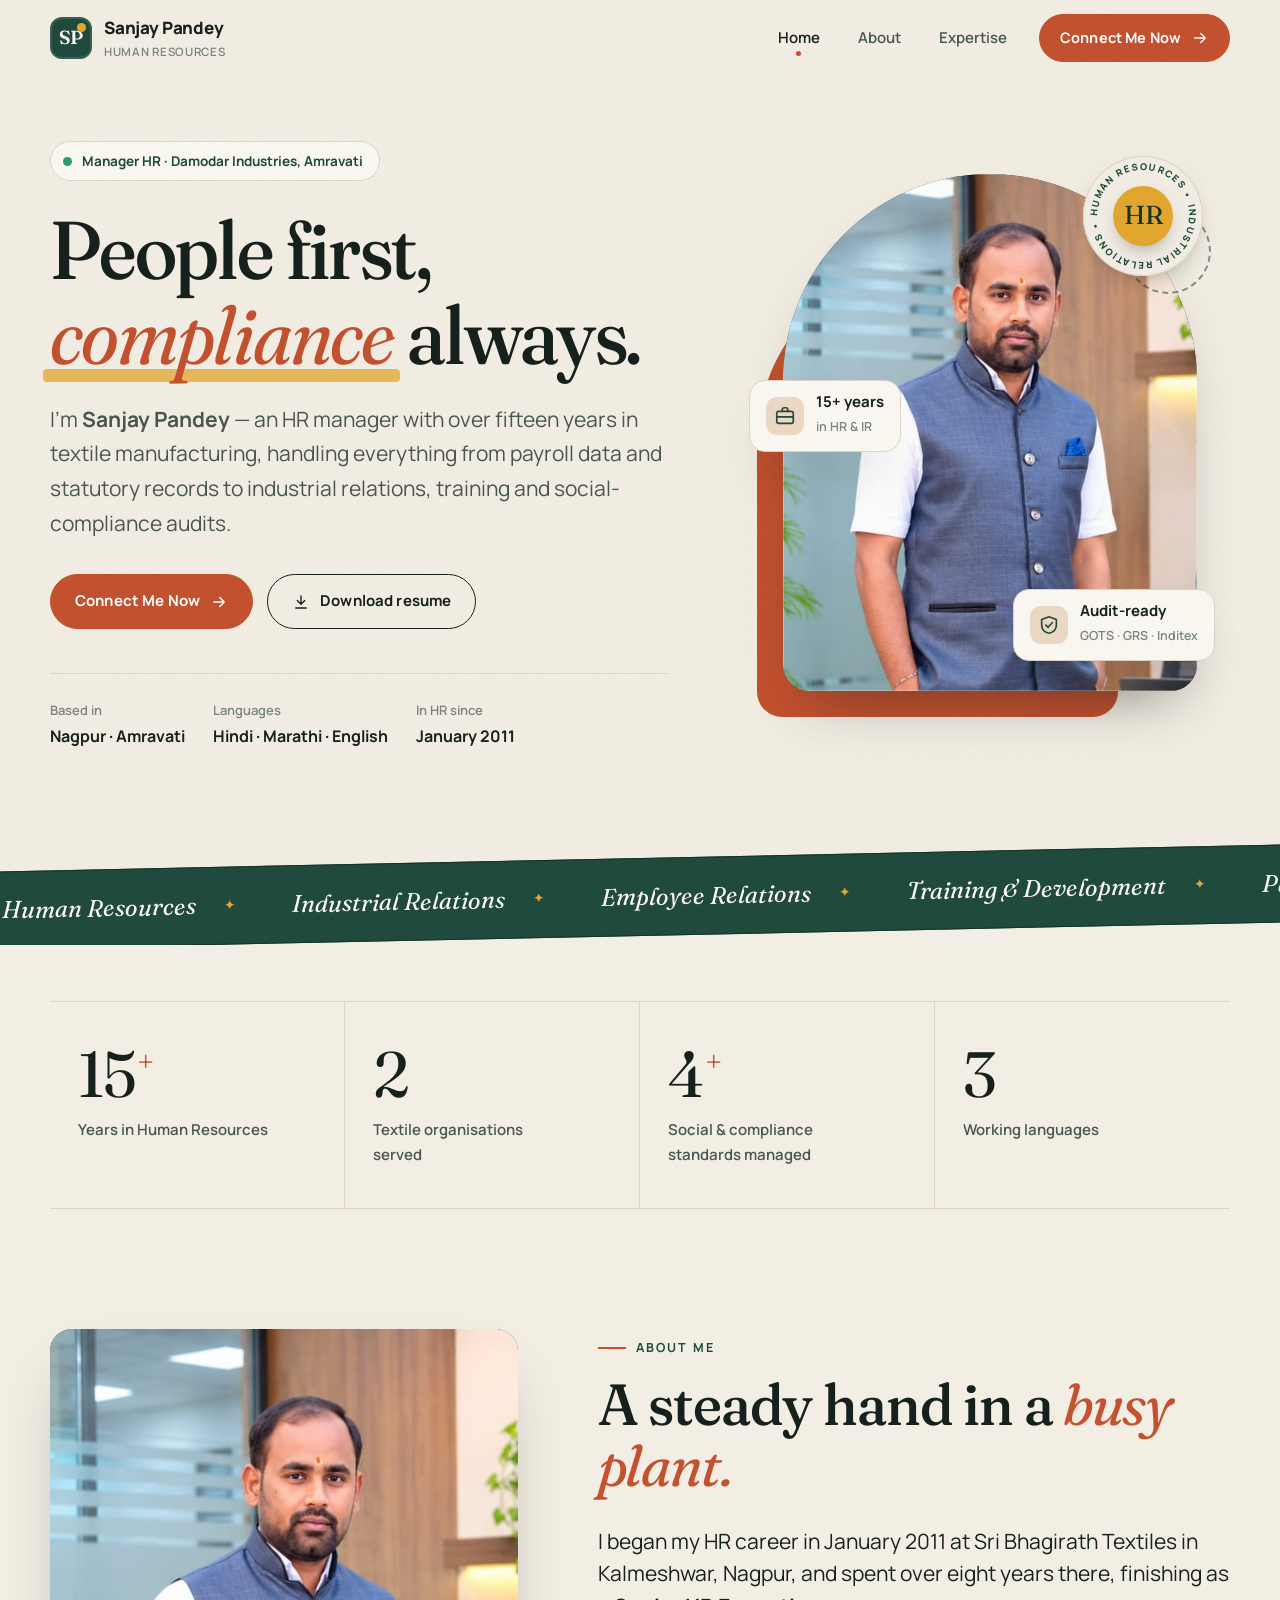
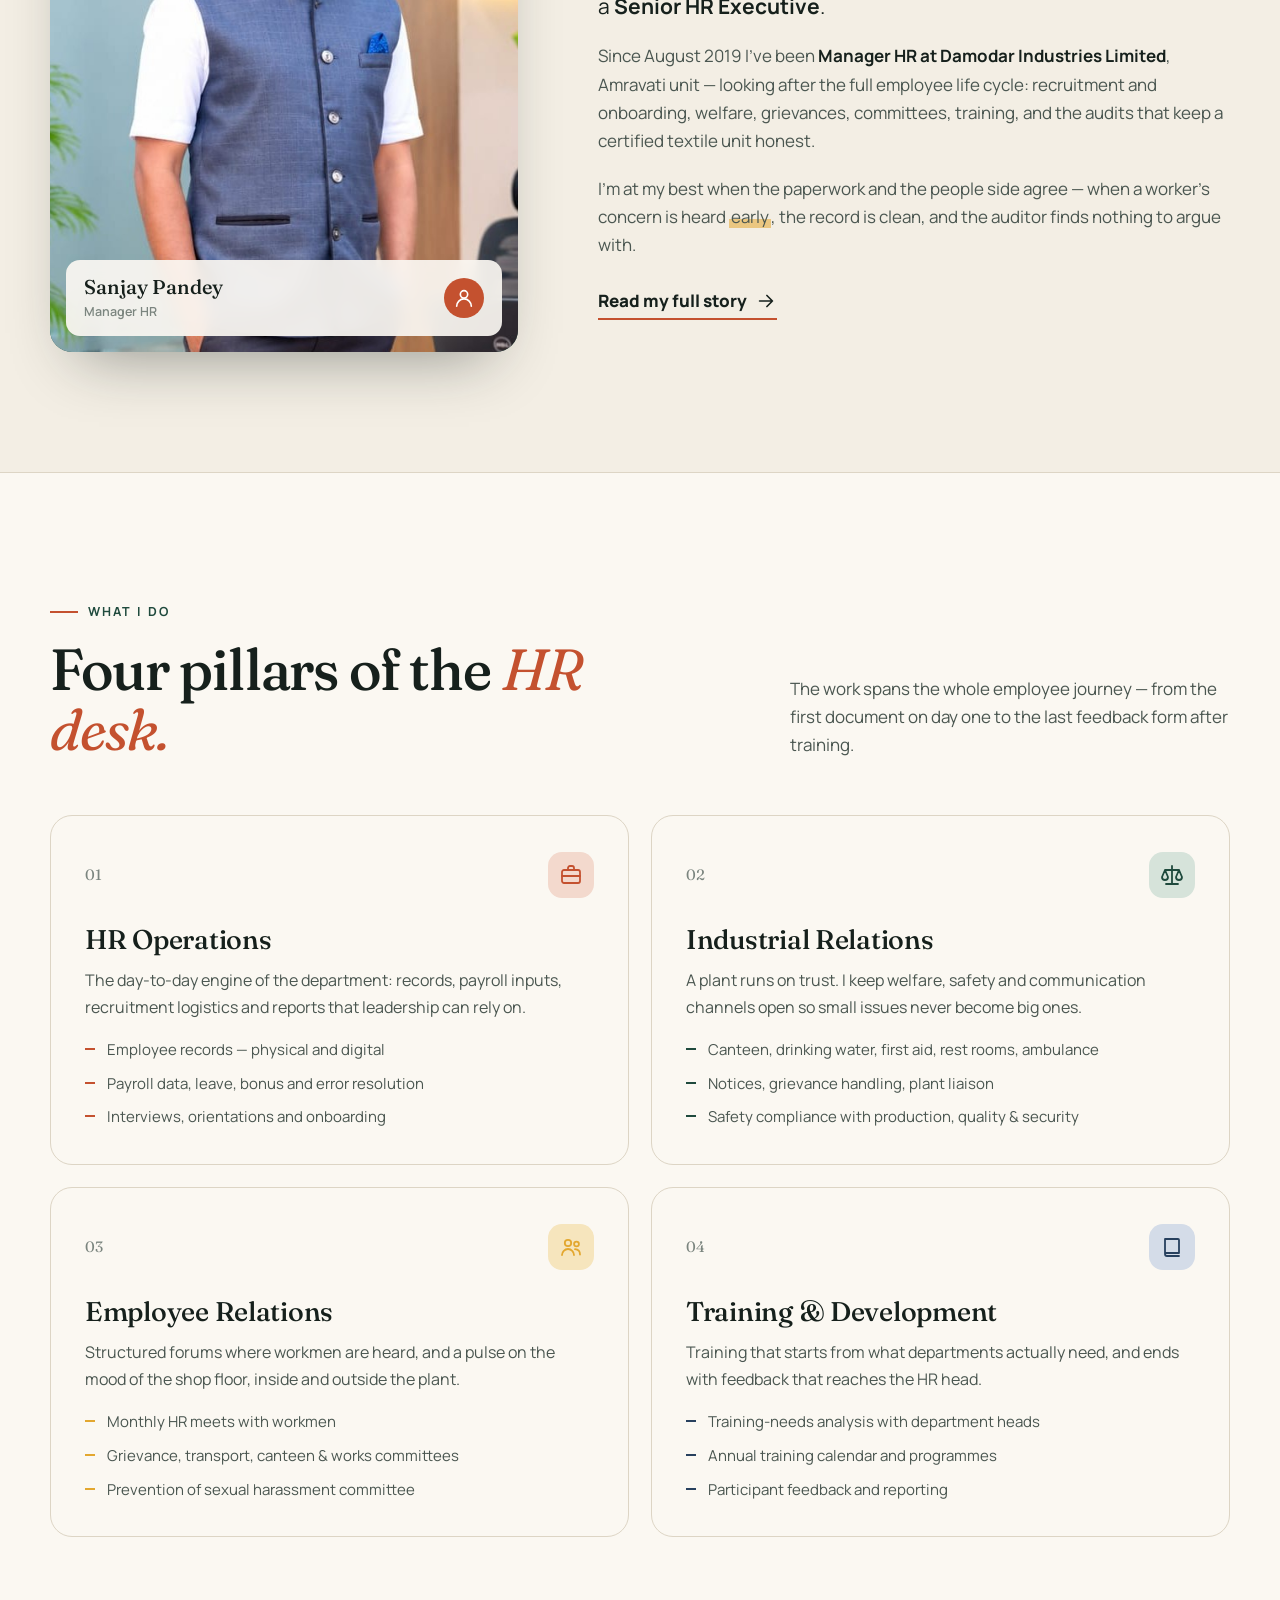
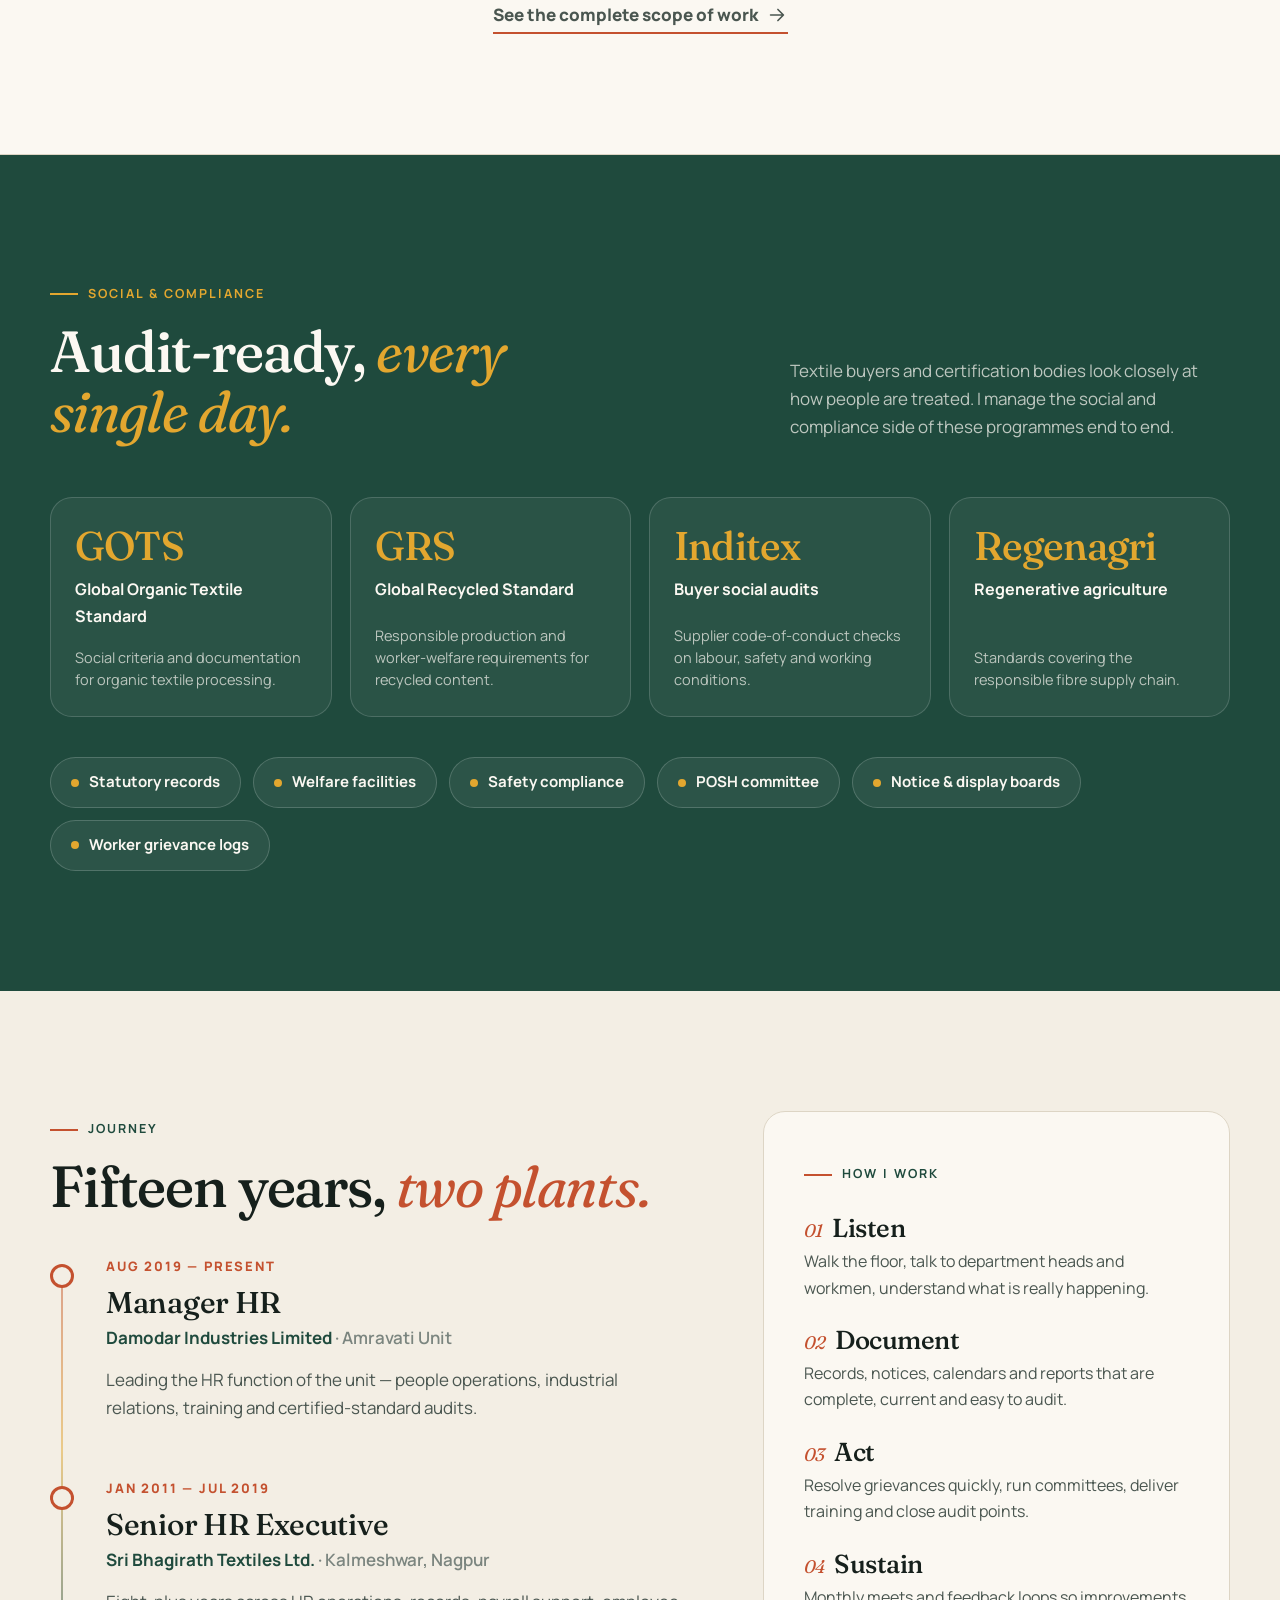
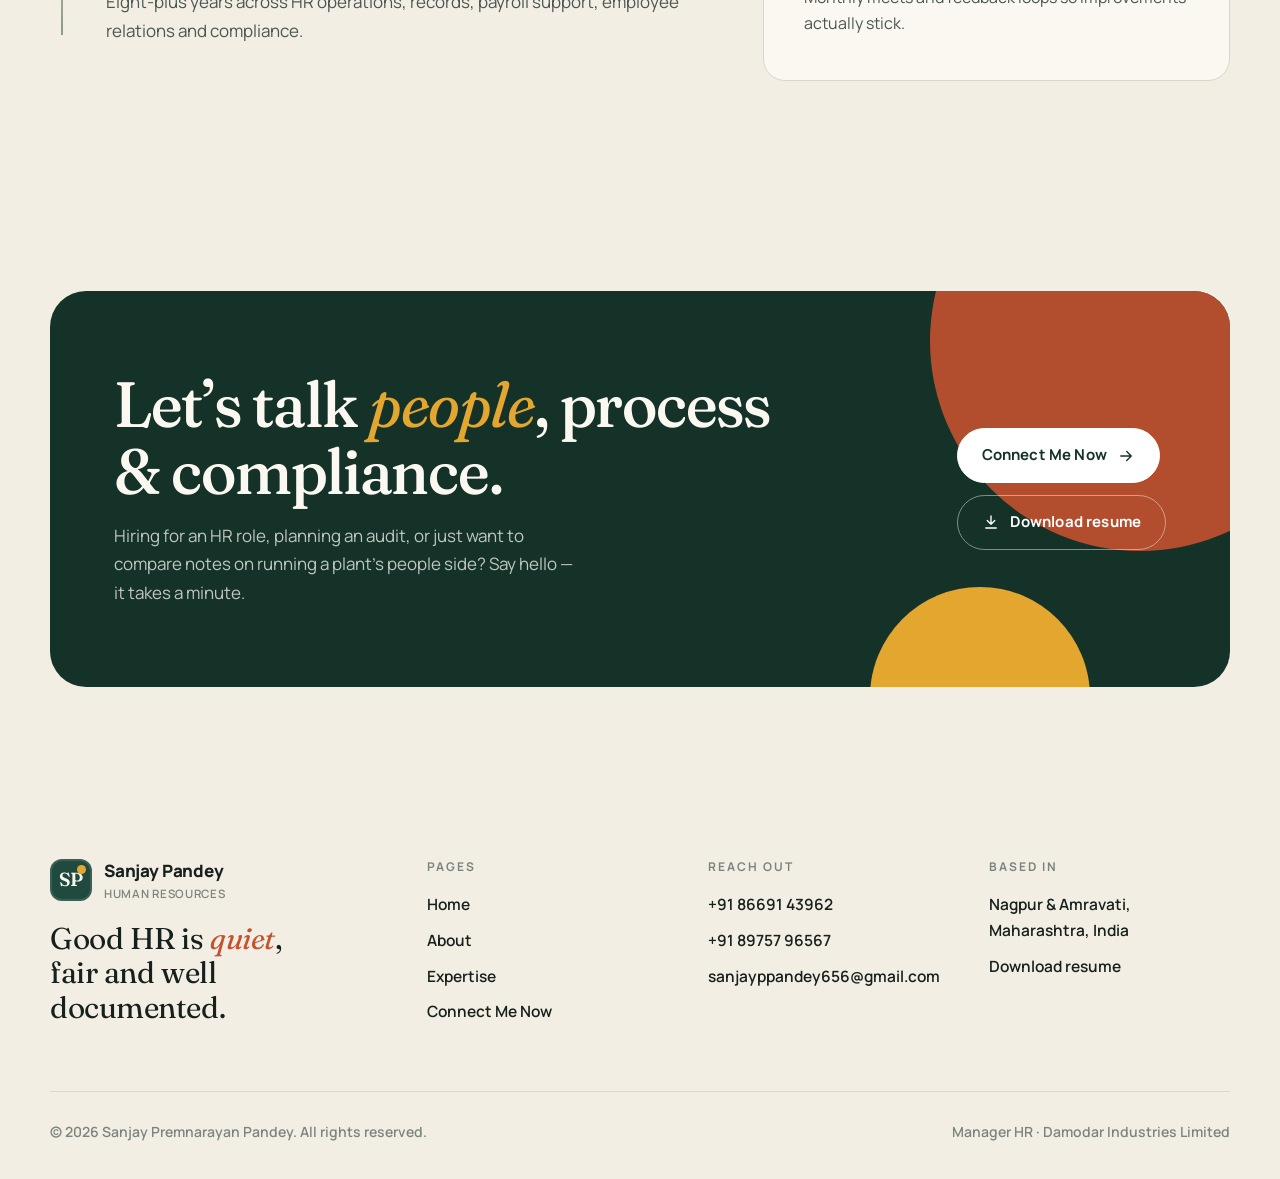
<file: index.html>
<!DOCTYPE html>
<html lang="en" class="no-js">
<head>
<meta charset="utf-8">
<meta name="viewport" content="width=device-width, initial-scale=1">
<title>Sanjay Pandey — Manager HR | Human Resources & Industrial Relations</title>
<meta name="description" content="Portfolio of Sanjay Pandey, Manager HR at Damodar Industries Limited, Amravati. 15+ years in HR, industrial relations, training and social-compliance audits (GOTS, GRS, Inditex).">
<meta name="theme-color" content="#f3eee4">
<meta property="og:title" content="Sanjay Pandey — Manager HR | Human Resources & Industrial Relations">
<meta property="og:description" content="Portfolio of Sanjay Pandey, Manager HR at Damodar Industries Limited, Amravati. 15+ years in HR, industrial relations, training and social-compliance audits (GOTS, GRS, Inditex).">
<meta property="og:image" content="assets/sanjay.jpg">
<link rel="icon" href="data:image/svg+xml,%3Csvg xmlns='http://www.w3.org/2000/svg' viewBox='0 0 64 64'%3E%3Crect width='64' height='64' rx='16' fill='%231f4a3d'/%3E%3Ctext x='32' y='43' font-family='Georgia,serif' font-size='30' text-anchor='middle' fill='%23fbf8f2'%3ESP%3C/text%3E%3Ccircle cx='50' cy='14' r='5' fill='%23e3a72f'/%3E%3C/svg%3E">
<link rel="preconnect" href="https://fonts.googleapis.com">
<link rel="preconnect" href="https://fonts.gstatic.com" crossorigin>
<link href="https://fonts.googleapis.com/css2?family=Fraunces:ital,opsz,wght@0,9..144,300..700;1,9..144,300..700&family=Manrope:wght@400;500;600;700;800&display=swap" rel="stylesheet">
<link rel="stylesheet" href="css/style.css">
</head>
<body data-page="home">
<svg width="0" height="0" style="position:absolute" aria-hidden="true">
<symbol id="i-brief" viewBox="0 0 24 24"><rect x="3" y="7" width="18" height="13" rx="2"/><path d="M9 7V5a2 2 0 012-2h2a2 2 0 012 2v2M3 13h18"/></symbol>
<symbol id="i-scale" viewBox="0 0 24 24"><path d="M12 3v18M6 21h12M5 7h14M5 7l-3 7a3 3 0 006 0zM19 7l-3 7a3 3 0 006 0z"/></symbol>
<symbol id="i-people" viewBox="0 0 24 24"><circle cx="9" cy="8" r="3.2"/><path d="M3 20c0-3.3 2.7-6 6-6s6 2.7 6 6"/><circle cx="17.5" cy="9" r="2.4"/><path d="M16 14.2c3 .2 5 2.3 5 5.3"/></symbol>
<symbol id="i-book" viewBox="0 0 24 24"><path d="M5 4h13a1 1 0 011 1v13H6a1 1 0 00-1 1zM5 19a2 2 0 002 2h12"/></symbol>
<symbol id="i-shield" viewBox="0 0 24 24"><path d="M12 3l8 3v6c0 5-3.5 8-8 9-4.5-1-8-4-8-9V6z"/><path d="M8.5 12l2.5 2.5 4.5-5"/></symbol>
<symbol id="i-phone" viewBox="0 0 24 24"><path d="M5 4h4l2 5-2.5 1.5a11 11 0 005 5L15 13l5 2v4a2 2 0 01-2 2A16 16 0 013 6a2 2 0 012-2z"/></symbol>
<symbol id="i-mail" viewBox="0 0 24 24"><rect x="3" y="5" width="18" height="14" rx="2"/><path d="M3 7l9 6 9-6"/></symbol>
<symbol id="i-wa" viewBox="0 0 24 24"><path d="M3 21l1.6-4.8A9 9 0 1112 21a9 9 0 01-4.4-1.2z"/><path d="M9 8.5c0 3.2 2.3 6 6 6.5l1.2-1.4-2.2-1.1-.9.8a4.3 4.3 0 01-2-2l.8-.9L10.8 8z"/></symbol>
<symbol id="i-pin" viewBox="0 0 24 24"><path d="M12 21s-7-6-7-11a7 7 0 0114 0c0 5-7 11-7 11z"/><circle cx="12" cy="10" r="2.5"/></symbol>
<symbol id="i-arrow" viewBox="0 0 24 24"><path d="M5 12h14M13 6l6 6-6 6"/></symbol>
<symbol id="i-down" viewBox="0 0 24 24"><path d="M12 4v11M7 10l5 5 5-5M5 20h14"/></symbol>
<symbol id="i-user" viewBox="0 0 24 24"><circle cx="12" cy="8" r="4"/><path d="M4 21c0-4.4 3.6-8 8-8s8 3.6 8 8"/></symbol>
<symbol id="i-check" viewBox="0 0 24 24"><path d="M5 12.5l4.5 4.5L19 7"/></symbol>
</svg>
<a class="skip" href="#main">Skip to content</a>
<header class="nav">
  <div class="wrap">
    <a class="brand" href="index.html" aria-label="Sanjay Pandey — home">
      <span class="mark">SP</span>
      <span>Sanjay Pandey<small>Human Resources</small></span>
    </a>
    <nav class="links" id="menu" aria-label="Main">
      <a href="index.html" data-nav="home">Home</a>
      <a href="about.html" data-nav="about">About</a>
      <a href="expertise.html" data-nav="expertise">Expertise</a>
      <a class="btn terra" href="connect.html">Connect Me Now <svg class="ico" aria-hidden="true"><use href="#i-arrow"/></svg></a>
    </nav>
    <button class="burger" aria-label="Open menu" aria-expanded="false" aria-controls="menu"><span></span><span></span><span></span></button>
  </div>
</header>
<main id="main">

<section class="hero">
  <div class="wrap grid">
    <div class="reveal">
      <span class="status"><span class="dot"></span> Manager HR &middot; Damodar Industries, Amravati</span>
      <h1 class="display">People first, <span class="u"><em>compliance</em></span> always.</h1>
      <p class="lead big">I&rsquo;m <strong>Sanjay Pandey</strong> &mdash; an HR manager with over fifteen years in textile manufacturing, handling everything from payroll data and statutory records to industrial relations, training and social-compliance audits.</p>
      <div class="cta">
        <a class="btn terra" href="connect.html">Connect Me Now <svg class="ico" aria-hidden="true"><use href="#i-arrow"/></svg></a>
        <a class="btn ghost" href="assets/Sanjay_Pandey_Resume.pdf" download><svg class="ico" aria-hidden="true"><use href="#i-down"/></svg> Download resume</a>
      </div>
      <div class="meta">
        <div>Based in<b>Nagpur &middot; Amravati</b></div>
        <div>Languages<b>Hindi &middot; Marathi &middot; English</b></div>
        <div>In HR since<b>January 2011</b></div>
      </div>
    </div>

    <div class="reveal" style="--d:.15s">
      <div class="portrait">
        <div class="block"></div>
        <div class="frame"><img src="assets/sanjay.jpg" alt="Sanjay Pandey standing in his office" width="1086" height="1448" fetchpriority="high"></div>
        <div class="ring"></div>
        <div class="spin-badge" aria-hidden="true">
          <svg viewBox="0 0 120 120"><defs><path id="circ" d="M60,60 m-46,0 a46,46 0 1,1 92,0 a46,46 0 1,1 -92,0"/></defs>
            <text><textPath href="#circ" textLength="284" lengthAdjust="spacing">Human Resources &bull; Industrial Relations &bull; </textPath></text></svg>
          <div class="core">HR</div>
        </div>
        <div class="float-card a"><div class="ic"><svg class="ico" aria-hidden="true"><use href="#i-brief"/></svg></div><div><b>15+ years</b><span>in HR &amp; IR</span></div></div>
        <div class="float-card b"><div class="ic"><svg class="ico" aria-hidden="true"><use href="#i-shield"/></svg></div><div><b>Audit-ready</b><span>GOTS &middot; GRS &middot; Inditex</span></div></div>
      </div>
    </div>
  </div>
</section>

<div class="marquee-wrap">
  <div class="marquee" aria-hidden="true">
    <div class="track">
      <span>Human Resources</span><span>Industrial Relations</span><span>Employee Relations</span><span>Training &amp; Development</span>
      <span>Payroll</span><span>Social Compliance</span><span>GOTS</span><span>GRS</span><span>Inditex</span><span>Regenagri</span>
      <span>Grievance Redressal</span><span>Statutory Records</span>
    </div>
  </div>
</div>

<section class="wrap reveal" style="margin-top:56px">
  <div class="stats">
    <div class="stat"><div class="num"><span data-count="15">15</span><sup>+</sup></div><p>Years in Human Resources</p></div>
    <div class="stat"><div class="num"><span data-count="2">2</span></div><p>Textile organisations served</p></div>
    <div class="stat"><div class="num"><span data-count="4">4</span><sup>+</sup></div><p>Social &amp; compliance standards managed</p></div>
    <div class="stat"><div class="num"><span data-count="3">3</span></div><p>Working languages</p></div>
  </div>
</section>

<section class="sec" id="about">
  <div class="wrap split">
    <div class="sticky reveal">
      <div class="snap-photo">
        <img src="assets/sanjay.jpg" alt="Sanjay Pandey in his office" loading="lazy">
        <div class="tag"><div><b>Sanjay Pandey</b><span>Manager HR</span></div><i><svg class="ico" aria-hidden="true"><use href="#i-user"/></svg></i></div>
      </div>
    </div>
    <div class="reveal" style="--d:.1s">
      <span class="eyebrow">About me</span>
      <h2 class="display" style="font-size:clamp(34px,4.6vw,58px);margin:16px 0 30px">A steady hand in a <em>busy plant.</em></h2>
      <div class="prose">
        <p>I began my HR career in January 2011 at Sri Bhagirath Textiles in Kalmeshwar, Nagpur, and spent over eight years there, finishing as a <strong>Senior HR Executive</strong>.</p>
        <p>Since August 2019 I&rsquo;ve been <strong>Manager HR at Damodar Industries Limited</strong>, Amravati unit &mdash; looking after the full employee life cycle: recruitment and onboarding, welfare, grievances, committees, training, and the audits that keep a certified textile unit honest.</p>
        <p>I&rsquo;m at my best when the paperwork and the people side agree &mdash; when a worker&rsquo;s concern is heard <span class="hl">early</span>, the record is clean, and the auditor finds nothing to argue with.</p>
      </div>
      <a class="linkline" href="about.html">Read my full story <svg class="ico" aria-hidden="true"><use href="#i-arrow"/></svg></a>
    </div>
  </div>
</section>

<section class="sec paper">
  <div class="wrap">
    <div class="sec-head reveal">
      <div><span class="eyebrow">What I do</span><h2 class="display">Four pillars of the <em>HR desk.</em></h2></div>
      <p>The work spans the whole employee journey &mdash; from the first document on day one to the last feedback form after training.</p>
    </div>
    <div class="cards">
      <article class="card c1 reveal">
        <div class="n"><span>01</span><i><svg class="ico" aria-hidden="true"><use href="#i-brief"/></svg></i></div>
        <h3>HR Operations</h3>
        <p>The day-to-day engine of the department: records, payroll inputs, recruitment logistics and reports that leadership can rely on.</p>
        <ul><li>Employee records &mdash; physical and digital</li><li>Payroll data, leave, bonus and error resolution</li><li>Interviews, orientations and onboarding</li></ul>
      </article>
      <article class="card c2 reveal" style="--d:.08s">
        <div class="n"><span>02</span><i><svg class="ico" aria-hidden="true"><use href="#i-scale"/></svg></i></div>
        <h3>Industrial Relations</h3>
        <p>A plant runs on trust. I keep welfare, safety and communication channels open so small issues never become big ones.</p>
        <ul><li>Canteen, drinking water, first aid, rest rooms, ambulance</li><li>Notices, grievance handling, plant liaison</li><li>Safety compliance with production, quality &amp; security</li></ul>
      </article>
      <article class="card c3 reveal">
        <div class="n"><span>03</span><i><svg class="ico" aria-hidden="true"><use href="#i-people"/></svg></i></div>
        <h3>Employee Relations</h3>
        <p>Structured forums where workmen are heard, and a pulse on the mood of the shop floor, inside and outside the plant.</p>
        <ul><li>Monthly HR meets with workmen</li><li>Grievance, transport, canteen &amp; works committees</li><li>Prevention of sexual harassment committee</li></ul>
      </article>
      <article class="card c4 reveal" style="--d:.08s">
        <div class="n"><span>04</span><i><svg class="ico" aria-hidden="true"><use href="#i-book"/></svg></i></div>
        <h3>Training &amp; Development</h3>
        <p>Training that starts from what departments actually need, and ends with feedback that reaches the HR head.</p>
        <ul><li>Training-needs analysis with department heads</li><li>Annual training calendar and programmes</li><li>Participant feedback and reporting</li></ul>
      </article>
    </div>
    <p class="center-note reveal"><a class="linkline" href="expertise.html">See the complete scope of work <svg class="ico" aria-hidden="true"><use href="#i-arrow"/></svg></a></p>
  </div>
</section>

<section class="sec dark">
  <div class="wrap">
    <div class="sec-head reveal">
      <div><span class="eyebrow">Social &amp; compliance</span><h2 class="display">Audit-ready, <em>every single day.</em></h2></div>
      <p>Textile buyers and certification bodies look closely at how people are treated. I manage the social and compliance side of these programmes end to end.</p>
    </div>
    <div class="audits">
      <div class="audit reveal"><div><b>GOTS</b><h4>Global Organic Textile Standard</h4></div><p>Social criteria and documentation for organic textile processing.</p></div>
      <div class="audit reveal" style="--d:.07s"><div><b>GRS</b><h4>Global Recycled Standard</h4></div><p>Responsible production and worker-welfare requirements for recycled content.</p></div>
      <div class="audit reveal" style="--d:.14s"><div><b>Inditex</b><h4>Buyer social audits</h4></div><p>Supplier code-of-conduct checks on labour, safety and working conditions.</p></div>
      <div class="audit reveal" style="--d:.21s"><div><b>Regenagri</b><h4>Regenerative agriculture</h4></div><p>Standards covering the responsible fibre supply chain.</p></div>
    </div>
    <div class="chips reveal" style="margin-top:40px">
      <span class="chip" style="--d:var(--saffron)">Statutory records</span><span class="chip" style="--d:var(--saffron)">Welfare facilities</span>
      <span class="chip" style="--d:var(--saffron)">Safety compliance</span><span class="chip" style="--d:var(--saffron)">POSH committee</span>
      <span class="chip" style="--d:var(--saffron)">Notice &amp; display boards</span><span class="chip" style="--d:var(--saffron)">Worker grievance logs</span>
    </div>
  </div>
</section>

<section class="sec">
  <div class="wrap split rev">
    <div class="reveal">
      <span class="eyebrow">Journey</span>
      <h2 class="display" style="font-size:clamp(34px,4.6vw,58px);margin:16px 0 40px">Fifteen years, <em>two plants.</em></h2>
      <div class="timeline">
        <div class="tl"><div class="when">Aug 2019 &mdash; Present</div><h3>Manager HR</h3><div class="org">Damodar Industries Limited <span>&middot; Amravati Unit</span></div>
          <p>Leading the HR function of the unit &mdash; people operations, industrial relations, training and certified-standard audits.</p></div>
        <div class="tl"><div class="when">Jan 2011 &mdash; Jul 2019</div><h3>Senior HR Executive</h3><div class="org">Sri Bhagirath Textiles Ltd. <span>&middot; Kalmeshwar, Nagpur</span></div>
          <p>Eight-plus years across HR operations, records, payroll support, employee relations and compliance.</p></div>
      </div>
    </div>
    <div class="reveal" style="--d:.1s">
      <div class="card c3" style="padding:44px 40px">
        <span class="eyebrow">How I work</span>
        <div style="display:grid;gap:26px;margin-top:30px">
          <div><div class="display" style="font-size:26px"><em style="font-size:.7em;margin-right:10px">01</em>Listen</div><p class="muted" style="margin-top:6px">Walk the floor, talk to department heads and workmen, understand what is really happening.</p></div>
          <div><div class="display" style="font-size:26px"><em style="font-size:.7em;margin-right:10px">02</em>Document</div><p class="muted" style="margin-top:6px">Records, notices, calendars and reports that are complete, current and easy to audit.</p></div>
          <div><div class="display" style="font-size:26px"><em style="font-size:.7em;margin-right:10px">03</em>Act</div><p class="muted" style="margin-top:6px">Resolve grievances quickly, run committees, deliver training and close audit points.</p></div>
          <div><div class="display" style="font-size:26px"><em style="font-size:.7em;margin-right:10px">04</em>Sustain</div><p class="muted" style="margin-top:6px">Monthly meets and feedback loops so improvements actually stick.</p></div>
        </div>
      </div>
    </div>
  </div>
</section>

<section class="sec tight">
  <div class="wrap">
    <div class="cta-band reveal">
      <div>
        <h2 class="display">Let&rsquo;s talk <em>people</em>, process &amp; compliance.</h2>
        <p>Hiring for an HR role, planning an audit, or just want to compare notes on running a plant&rsquo;s people side? Say hello &mdash; it takes a minute.</p>
      </div>
      <div class="acts">
        <a class="btn light" href="connect.html">Connect Me Now <svg class="ico" aria-hidden="true"><use href="#i-arrow"/></svg></a>
        <a class="btn outline-light" href="assets/Sanjay_Pandey_Resume.pdf" download><svg class="ico" aria-hidden="true"><use href="#i-down"/></svg> Download resume</a>
      </div>
    </div>
  </div>
</section>
</main>
<footer class="foot">
  <div class="wrap">
    <div class="top">
      <div>
        <a class="brand" href="index.html"><span class="mark">SP</span><span>Sanjay Pandey<small>Human Resources</small></span></a>
        <p class="big">Good HR is <em>quiet</em>, fair and well documented.</p>
      </div>
      <div>
        <h5>Pages</h5>
        <ul>
          <li><a href="index.html">Home</a></li>
          <li><a href="about.html">About</a></li>
          <li><a href="expertise.html">Expertise</a></li>
          <li><a href="connect.html">Connect Me Now</a></li>
        </ul>
      </div>
      <div>
        <h5>Reach out</h5>
        <ul>
          <li><a href="tel:+918669143962">+91 86691 43962</a></li>
          <li><a href="tel:+918975796567">+91 89757 96567</a></li>
          <li><a href="mailto:sanjayppandey656@gmail.com">sanjayppandey656@gmail.com</a></li>
        </ul>
      </div>
      <div>
        <h5>Based in</h5>
        <ul>
          <li>Nagpur &amp; Amravati,<br>Maharashtra, India</li>
          <li><a href="assets/Sanjay_Pandey_Resume.pdf" download>Download resume</a></li>
        </ul>
      </div>
    </div>
    <div class="bottom">
      <span>&copy; <span data-year>2026</span> Sanjay Premnarayan Pandey. All rights reserved.</span>
      <span>Manager HR &middot; Damodar Industries Limited</span>
    </div>
  </div>
</footer>
<div class="toast" role="status" aria-live="polite"></div>
<script src="js/main.js"></script>
</body>
</html>
</file>
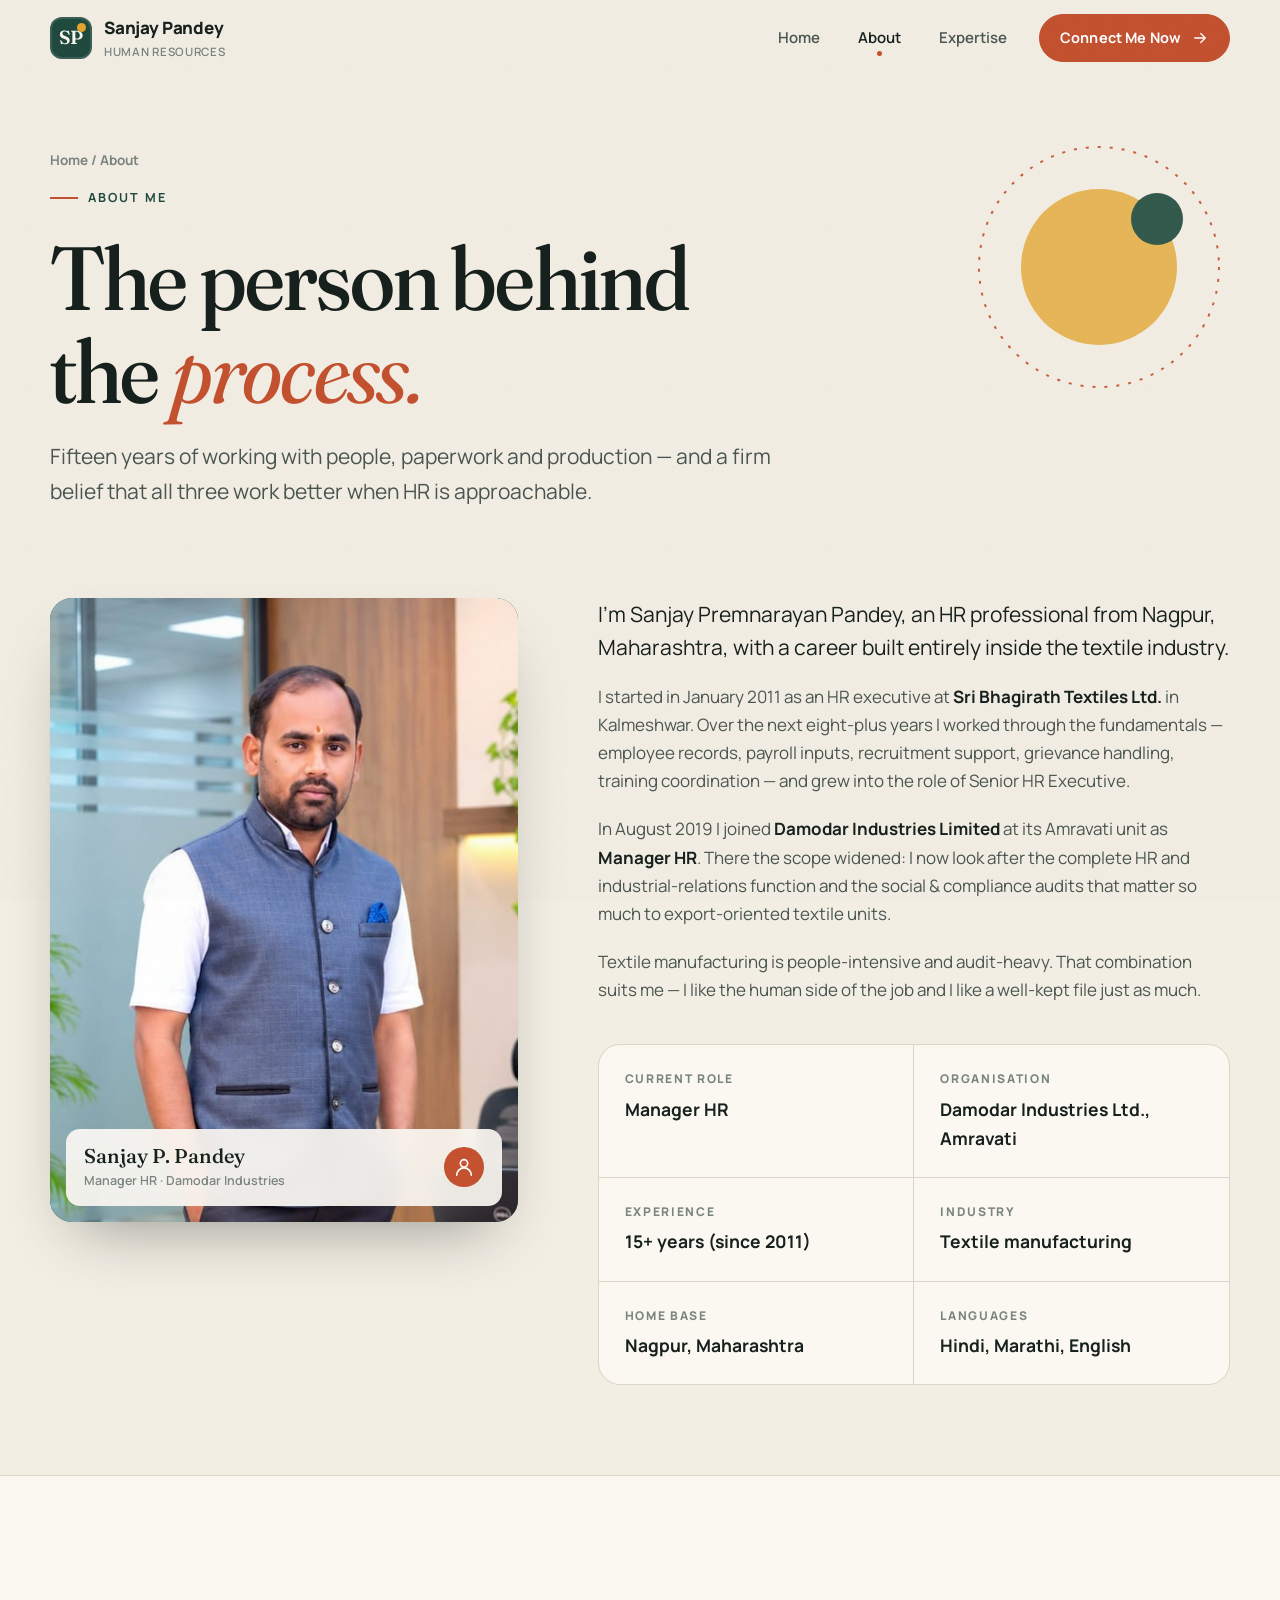
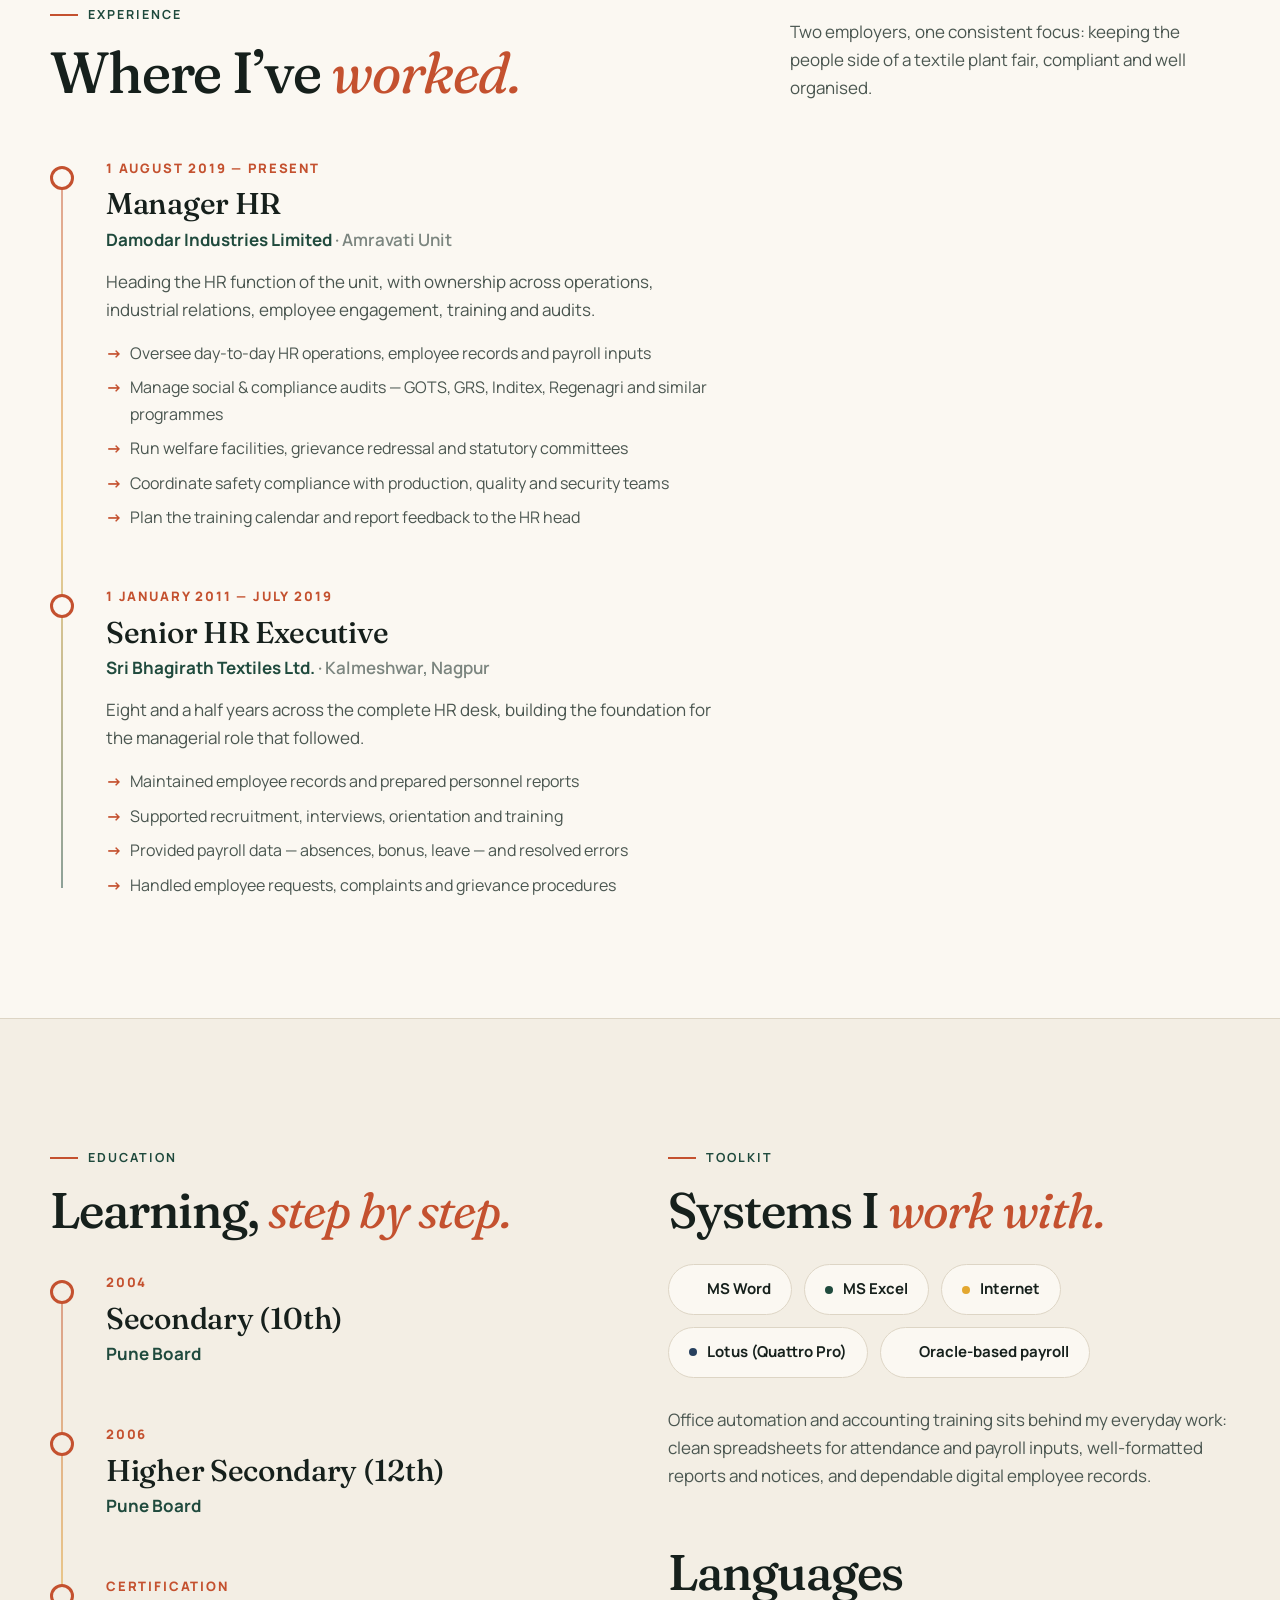
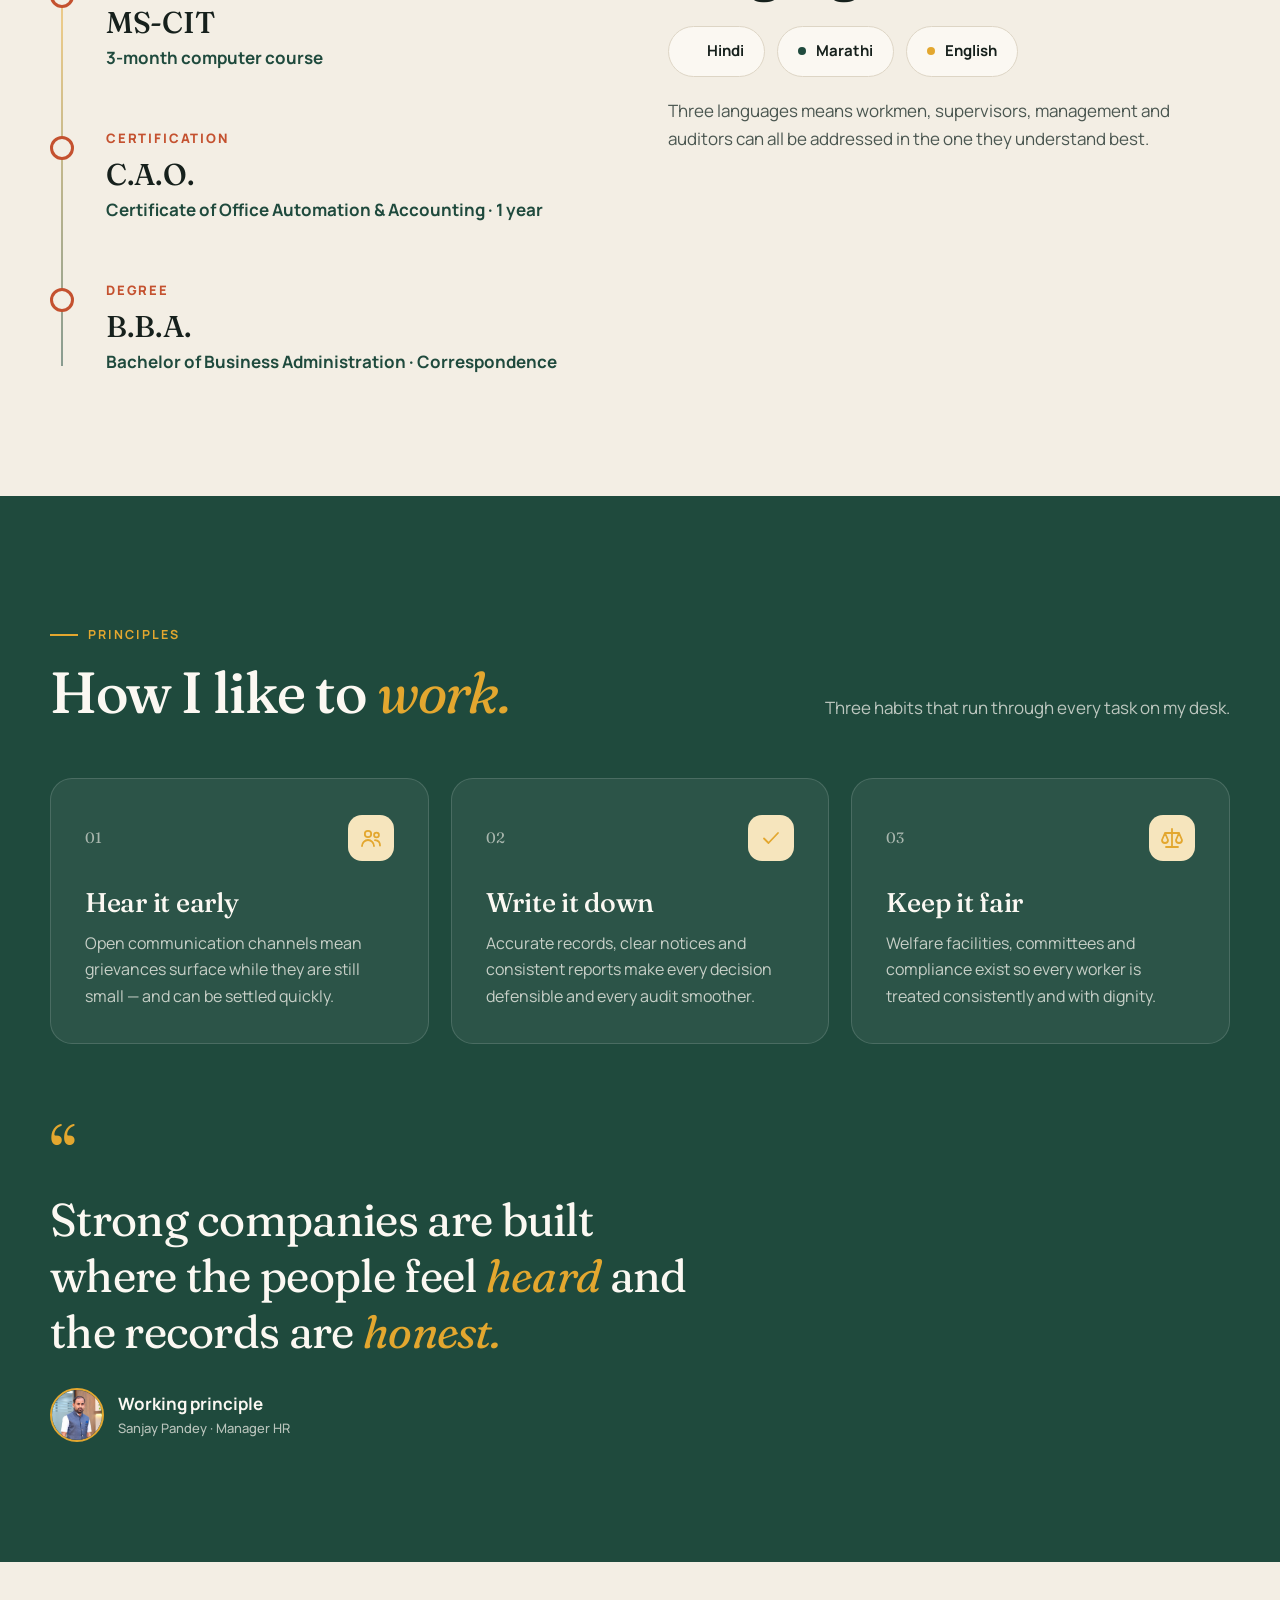
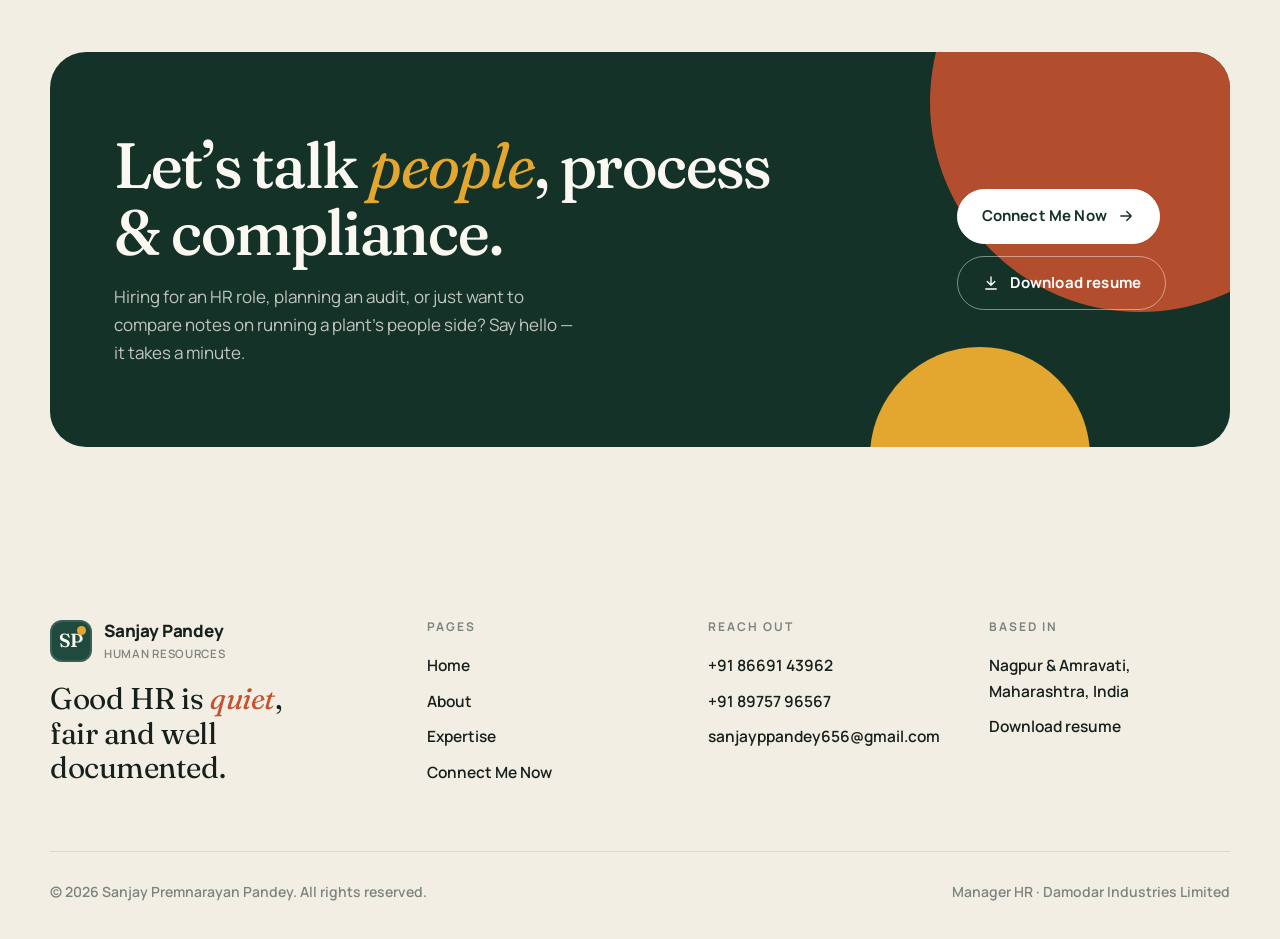
<file: about.html>
<!DOCTYPE html>
<html lang="en" class="no-js">
<head>
<meta charset="utf-8">
<meta name="viewport" content="width=device-width, initial-scale=1">
<title>About — Sanjay Pandey | HR Professional, Nagpur</title>
<meta name="description" content="Experience, education and working principles of Sanjay Pandey, an HR professional with 15+ years in textile manufacturing.">
<meta name="theme-color" content="#f3eee4">
<meta property="og:title" content="About — Sanjay Pandey | HR Professional, Nagpur">
<meta property="og:description" content="Experience, education and working principles of Sanjay Pandey, an HR professional with 15+ years in textile manufacturing.">
<meta property="og:image" content="assets/sanjay.jpg">
<link rel="icon" href="data:image/svg+xml,%3Csvg xmlns='http://www.w3.org/2000/svg' viewBox='0 0 64 64'%3E%3Crect width='64' height='64' rx='16' fill='%231f4a3d'/%3E%3Ctext x='32' y='43' font-family='Georgia,serif' font-size='30' text-anchor='middle' fill='%23fbf8f2'%3ESP%3C/text%3E%3Ccircle cx='50' cy='14' r='5' fill='%23e3a72f'/%3E%3C/svg%3E">
<link rel="preconnect" href="https://fonts.googleapis.com">
<link rel="preconnect" href="https://fonts.gstatic.com" crossorigin>
<link href="https://fonts.googleapis.com/css2?family=Fraunces:ital,opsz,wght@0,9..144,300..700;1,9..144,300..700&family=Manrope:wght@400;500;600;700;800&display=swap" rel="stylesheet">
<link rel="stylesheet" href="css/style.css">
</head>
<body data-page="about">
<svg width="0" height="0" style="position:absolute" aria-hidden="true">
<symbol id="i-brief" viewBox="0 0 24 24"><rect x="3" y="7" width="18" height="13" rx="2"/><path d="M9 7V5a2 2 0 012-2h2a2 2 0 012 2v2M3 13h18"/></symbol>
<symbol id="i-scale" viewBox="0 0 24 24"><path d="M12 3v18M6 21h12M5 7h14M5 7l-3 7a3 3 0 006 0zM19 7l-3 7a3 3 0 006 0z"/></symbol>
<symbol id="i-people" viewBox="0 0 24 24"><circle cx="9" cy="8" r="3.2"/><path d="M3 20c0-3.3 2.7-6 6-6s6 2.7 6 6"/><circle cx="17.5" cy="9" r="2.4"/><path d="M16 14.2c3 .2 5 2.3 5 5.3"/></symbol>
<symbol id="i-book" viewBox="0 0 24 24"><path d="M5 4h13a1 1 0 011 1v13H6a1 1 0 00-1 1zM5 19a2 2 0 002 2h12"/></symbol>
<symbol id="i-shield" viewBox="0 0 24 24"><path d="M12 3l8 3v6c0 5-3.5 8-8 9-4.5-1-8-4-8-9V6z"/><path d="M8.5 12l2.5 2.5 4.5-5"/></symbol>
<symbol id="i-phone" viewBox="0 0 24 24"><path d="M5 4h4l2 5-2.5 1.5a11 11 0 005 5L15 13l5 2v4a2 2 0 01-2 2A16 16 0 013 6a2 2 0 012-2z"/></symbol>
<symbol id="i-mail" viewBox="0 0 24 24"><rect x="3" y="5" width="18" height="14" rx="2"/><path d="M3 7l9 6 9-6"/></symbol>
<symbol id="i-wa" viewBox="0 0 24 24"><path d="M3 21l1.6-4.8A9 9 0 1112 21a9 9 0 01-4.4-1.2z"/><path d="M9 8.5c0 3.2 2.3 6 6 6.5l1.2-1.4-2.2-1.1-.9.8a4.3 4.3 0 01-2-2l.8-.9L10.8 8z"/></symbol>
<symbol id="i-pin" viewBox="0 0 24 24"><path d="M12 21s-7-6-7-11a7 7 0 0114 0c0 5-7 11-7 11z"/><circle cx="12" cy="10" r="2.5"/></symbol>
<symbol id="i-arrow" viewBox="0 0 24 24"><path d="M5 12h14M13 6l6 6-6 6"/></symbol>
<symbol id="i-down" viewBox="0 0 24 24"><path d="M12 4v11M7 10l5 5 5-5M5 20h14"/></symbol>
<symbol id="i-user" viewBox="0 0 24 24"><circle cx="12" cy="8" r="4"/><path d="M4 21c0-4.4 3.6-8 8-8s8 3.6 8 8"/></symbol>
<symbol id="i-check" viewBox="0 0 24 24"><path d="M5 12.5l4.5 4.5L19 7"/></symbol>
</svg>
<a class="skip" href="#main">Skip to content</a>
<header class="nav">
  <div class="wrap">
    <a class="brand" href="index.html" aria-label="Sanjay Pandey — home">
      <span class="mark">SP</span>
      <span>Sanjay Pandey<small>Human Resources</small></span>
    </a>
    <nav class="links" id="menu" aria-label="Main">
      <a href="index.html" data-nav="home">Home</a>
      <a href="about.html" data-nav="about">About</a>
      <a href="expertise.html" data-nav="expertise">Expertise</a>
      <a class="btn terra" href="connect.html">Connect Me Now <svg class="ico" aria-hidden="true"><use href="#i-arrow"/></svg></a>
    </nav>
    <button class="burger" aria-label="Open menu" aria-expanded="false" aria-controls="menu"><span></span><span></span><span></span></button>
  </div>
</header>
<main id="main">

<section class="page-head">
  <div class="wrap">
    <div class="crumb reveal"><a href="index.html">Home</a> / About</div>
    <span class="eyebrow reveal">About me</span>
    <h1 class="display reveal">The person behind the <em>process.</em></h1>
    <p class="lead big reveal">Fifteen years of working with people, paperwork and production &mdash; and a firm belief that all three work better when HR is approachable.</p>
    <svg class="deco" viewBox="0 0 260 260" aria-hidden="true"><circle cx="130" cy="130" r="120" fill="none" stroke="#c4512f" stroke-width="2" stroke-dasharray="3 9"/><circle cx="130" cy="130" r="78" fill="#e3a72f" opacity=".85"/><circle cx="188" cy="82" r="26" fill="#1f4a3d"/></svg>
  </div>
</section>

<section class="sec tight" style="padding-top:20px">
  <div class="wrap split">
    <div class="sticky reveal">
      <div class="snap-photo">
        <img src="assets/sanjay.jpg" alt="Sanjay Pandey standing in his office">
        <div class="tag"><div><b>Sanjay P. Pandey</b><span>Manager HR &middot; Damodar Industries</span></div><i><svg class="ico" aria-hidden="true"><use href="#i-user"/></svg></i></div>
      </div>
    </div>
    <div class="reveal" style="--d:.1s">
      <div class="prose">
        <p>I&rsquo;m Sanjay Premnarayan Pandey, an HR professional from Nagpur, Maharashtra, with a career built entirely inside the textile industry.</p>
        <p>I started in January 2011 as an HR executive at <strong>Sri Bhagirath Textiles Ltd.</strong> in Kalmeshwar. Over the next eight-plus years I worked through the fundamentals &mdash; employee records, payroll inputs, recruitment support, grievance handling, training coordination &mdash; and grew into the role of Senior HR Executive.</p>
        <p>In August 2019 I joined <strong>Damodar Industries Limited</strong> at its Amravati unit as <strong>Manager HR</strong>. There the scope widened: I now look after the complete HR and industrial-relations function and the social &amp; compliance audits that matter so much to export-oriented textile units.</p>
        <p>Textile manufacturing is people-intensive and audit-heavy. That combination suits me &mdash; I like the human side of the job and I like a well-kept file just as much.</p>
      </div>
      <div class="facts reveal" style="margin-top:40px">
        <div class="fact"><small>Current role</small><b>Manager HR</b></div>
        <div class="fact"><small>Organisation</small><b>Damodar Industries Ltd., Amravati</b></div>
        <div class="fact"><small>Experience</small><b>15+ years (since 2011)</b></div>
        <div class="fact"><small>Industry</small><b>Textile manufacturing</b></div>
        <div class="fact"><small>Home base</small><b>Nagpur, Maharashtra</b></div>
        <div class="fact"><small>Languages</small><b>Hindi, Marathi, English</b></div>
      </div>
    </div>
  </div>
</section>

<section class="sec paper">
  <div class="wrap">
    <div class="sec-head reveal">
      <div><span class="eyebrow">Experience</span><h2 class="display">Where I&rsquo;ve <em>worked.</em></h2></div>
      <p>Two employers, one consistent focus: keeping the people side of a textile plant fair, compliant and well organised.</p>
    </div>
    <div class="timeline">
      <div class="tl reveal"><div class="when">1 August 2019 &mdash; Present</div><h3>Manager HR</h3><div class="org">Damodar Industries Limited <span>&middot; Amravati Unit</span></div>
        <p>Heading the HR function of the unit, with ownership across operations, industrial relations, employee engagement, training and audits.</p>
        <ul>
          <li>Oversee day-to-day HR operations, employee records and payroll inputs</li>
          <li>Manage social &amp; compliance audits &mdash; GOTS, GRS, Inditex, Regenagri and similar programmes</li>
          <li>Run welfare facilities, grievance redressal and statutory committees</li>
          <li>Coordinate safety compliance with production, quality and security teams</li>
          <li>Plan the training calendar and report feedback to the HR head</li>
        </ul></div>
      <div class="tl reveal"><div class="when">1 January 2011 &mdash; July 2019</div><h3>Senior HR Executive</h3><div class="org">Sri Bhagirath Textiles Ltd. <span>&middot; Kalmeshwar, Nagpur</span></div>
        <p>Eight and a half years across the complete HR desk, building the foundation for the managerial role that followed.</p>
        <ul>
          <li>Maintained employee records and prepared personnel reports</li>
          <li>Supported recruitment, interviews, orientation and training</li>
          <li>Provided payroll data &mdash; absences, bonus, leave &mdash; and resolved errors</li>
          <li>Handled employee requests, complaints and grievance procedures</li>
        </ul></div>
    </div>
  </div>
</section>

<section class="sec">
  <div class="wrap two-col">
    <div class="reveal">
      <span class="eyebrow">Education</span>
      <h2 class="display" style="font-size:clamp(32px,4vw,50px);margin:16px 0 36px">Learning, <em>step by step.</em></h2>
      <div class="timeline">
        <div class="tl"><div class="when">2004</div><h3>Secondary (10th)</h3><div class="org">Pune Board</div></div>
        <div class="tl"><div class="when">2006</div><h3>Higher Secondary (12th)</h3><div class="org">Pune Board</div></div>
        <div class="tl"><div class="when">Certification</div><h3>MS-CIT</h3><div class="org">3-month computer course</div></div>
        <div class="tl"><div class="when">Certification</div><h3>C.A.O.</h3><div class="org">Certificate of Office Automation &amp; Accounting &middot; 1 year</div></div>
        <div class="tl"><div class="when">Degree</div><h3>B.B.A.</h3><div class="org">Bachelor of Business Administration &middot; Correspondence</div></div>
      </div>
    </div>
    <div class="reveal" style="--d:.1s">
      <span class="eyebrow">Toolkit</span>
      <h2 class="display" style="font-size:clamp(32px,4vw,50px);margin:16px 0 28px">Systems I <em>work with.</em></h2>
      <div class="chips">
        <span class="chip">MS Word</span><span class="chip" style="--d:var(--forest)">MS Excel</span><span class="chip" style="--d:var(--saffron)">Internet</span>
        <span class="chip" style="--d:var(--navy)">Lotus (Quattro Pro)</span><span class="chip">Oracle-based payroll</span>
      </div>
      <p class="muted" style="margin-top:28px">Office automation and accounting training sits behind my everyday work: clean spreadsheets for attendance and payroll inputs, well-formatted reports and notices, and dependable digital employee records.</p>

      <h2 class="display" style="font-size:clamp(32px,4vw,50px);margin:56px 0 28px">Languages</h2>
      <div class="chips">
        <span class="chip">Hindi</span><span class="chip" style="--d:var(--forest)">Marathi</span><span class="chip" style="--d:var(--saffron)">English</span>
      </div>
      <p class="muted" style="margin-top:20px">Three languages means workmen, supervisors, management and auditors can all be addressed in the one they understand best.</p>
    </div>
  </div>
</section>

<section class="sec dark">
  <div class="wrap">
    <div class="sec-head reveal">
      <div><span class="eyebrow">Principles</span><h2 class="display">How I like to <em>work.</em></h2></div>
      <p>Three habits that run through every task on my desk.</p>
    </div>
    <div class="cards three">
      <article class="card c3 reveal" style="background:rgba(255,255,255,.06);border-color:rgba(255,255,255,.14)"><div class="n" style="color:rgba(251,248,242,.6)"><span>01</span><i><svg class="ico" aria-hidden="true"><use href="#i-people"/></svg></i></div><h3>Hear it early</h3><p style="color:rgba(251,248,242,.75)">Open communication channels mean grievances surface while they are still small &mdash; and can be settled quickly.</p></article>
      <article class="card c3 reveal" style="--d:.08s;background:rgba(255,255,255,.06);border-color:rgba(255,255,255,.14)"><div class="n" style="color:rgba(251,248,242,.6)"><span>02</span><i><svg class="ico" aria-hidden="true"><use href="#i-check"/></svg></i></div><h3>Write it down</h3><p style="color:rgba(251,248,242,.75)">Accurate records, clear notices and consistent reports make every decision defensible and every audit smoother.</p></article>
      <article class="card c3 reveal" style="--d:.16s;background:rgba(255,255,255,.06);border-color:rgba(255,255,255,.14)"><div class="n" style="color:rgba(251,248,242,.6)"><span>03</span><i><svg class="ico" aria-hidden="true"><use href="#i-scale"/></svg></i></div><h3>Keep it fair</h3><p style="color:rgba(251,248,242,.75)">Welfare facilities, committees and compliance exist so every worker is treated consistently and with dignity.</p></article>
    </div>
    <div style="margin-top:90px" class="reveal">
      <p class="quote display">Strong companies are built where the people feel <em>heard</em> and the records are <em>honest.</em></p>
      <div class="qwho"><img src="assets/sanjay.jpg" alt=""><div>Working principle<span>Sanjay Pandey &middot; Manager HR</span></div></div>
    </div>
  </div>
</section>

<section class="sec tight">
  <div class="wrap">
    <div class="cta-band reveal">
      <div>
        <h2 class="display">Let&rsquo;s talk <em>people</em>, process &amp; compliance.</h2>
        <p>Hiring for an HR role, planning an audit, or just want to compare notes on running a plant&rsquo;s people side? Say hello &mdash; it takes a minute.</p>
      </div>
      <div class="acts">
        <a class="btn light" href="connect.html">Connect Me Now <svg class="ico" aria-hidden="true"><use href="#i-arrow"/></svg></a>
        <a class="btn outline-light" href="assets/Sanjay_Pandey_Resume.pdf" download><svg class="ico" aria-hidden="true"><use href="#i-down"/></svg> Download resume</a>
      </div>
    </div>
  </div>
</section>
</main>
<footer class="foot">
  <div class="wrap">
    <div class="top">
      <div>
        <a class="brand" href="index.html"><span class="mark">SP</span><span>Sanjay Pandey<small>Human Resources</small></span></a>
        <p class="big">Good HR is <em>quiet</em>, fair and well documented.</p>
      </div>
      <div>
        <h5>Pages</h5>
        <ul>
          <li><a href="index.html">Home</a></li>
          <li><a href="about.html">About</a></li>
          <li><a href="expertise.html">Expertise</a></li>
          <li><a href="connect.html">Connect Me Now</a></li>
        </ul>
      </div>
      <div>
        <h5>Reach out</h5>
        <ul>
          <li><a href="tel:+918669143962">+91 86691 43962</a></li>
          <li><a href="tel:+918975796567">+91 89757 96567</a></li>
          <li><a href="mailto:sanjayppandey656@gmail.com">sanjayppandey656@gmail.com</a></li>
        </ul>
      </div>
      <div>
        <h5>Based in</h5>
        <ul>
          <li>Nagpur &amp; Amravati,<br>Maharashtra, India</li>
          <li><a href="assets/Sanjay_Pandey_Resume.pdf" download>Download resume</a></li>
        </ul>
      </div>
    </div>
    <div class="bottom">
      <span>&copy; <span data-year>2026</span> Sanjay Premnarayan Pandey. All rights reserved.</span>
      <span>Manager HR &middot; Damodar Industries Limited</span>
    </div>
  </div>
</footer>
<div class="toast" role="status" aria-live="polite"></div>
<script src="js/main.js"></script>
</body>
</html>
</file>
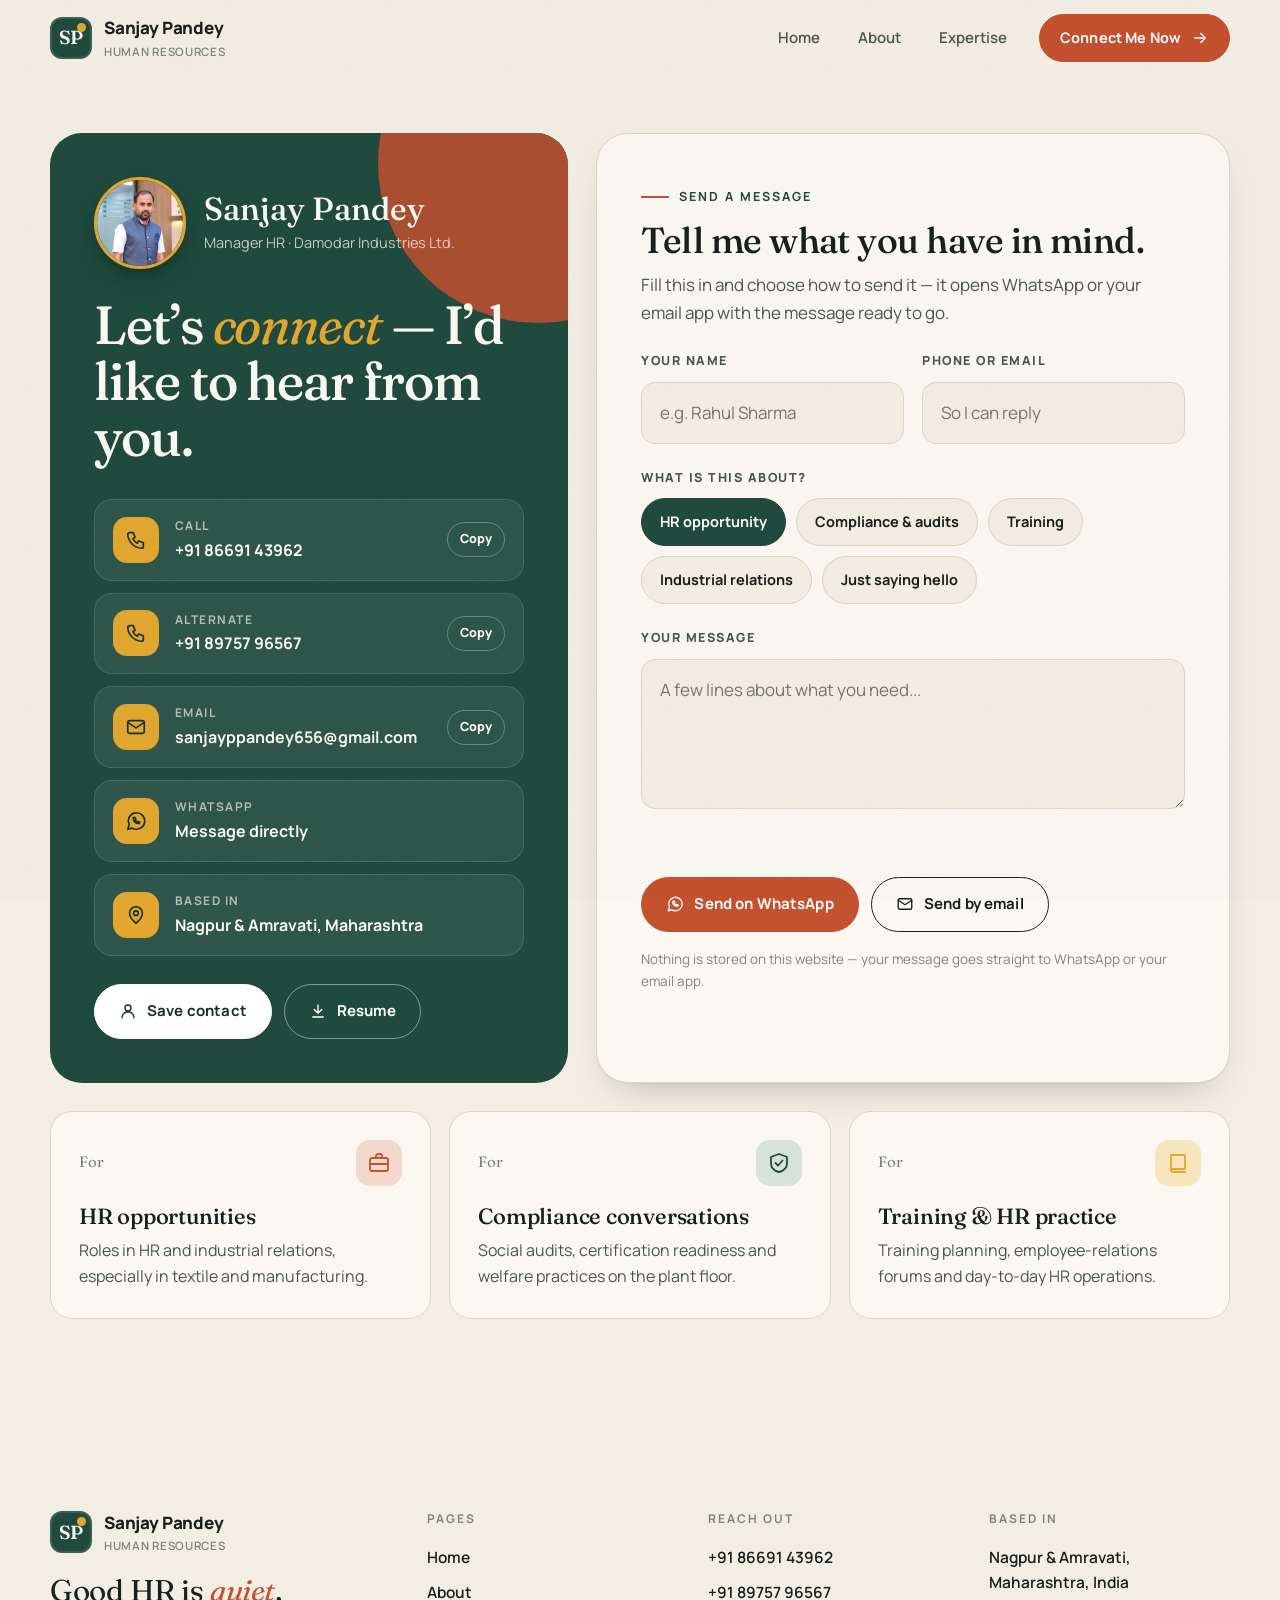
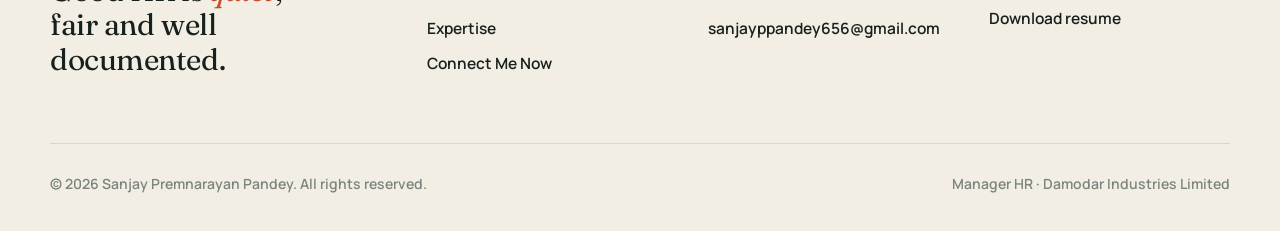
<file: connect.html>
<!DOCTYPE html>
<html lang="en" class="no-js">
<head>
<meta charset="utf-8">
<meta name="viewport" content="width=device-width, initial-scale=1">
<title>Connect Me Now — Sanjay Pandey</title>
<meta name="description" content="Get in touch with Sanjay Pandey by phone, WhatsApp or email.">
<meta name="theme-color" content="#f3eee4">
<meta property="og:title" content="Connect Me Now — Sanjay Pandey">
<meta property="og:description" content="Get in touch with Sanjay Pandey by phone, WhatsApp or email.">
<meta property="og:image" content="assets/sanjay.jpg">
<link rel="icon" href="data:image/svg+xml,%3Csvg xmlns='http://www.w3.org/2000/svg' viewBox='0 0 64 64'%3E%3Crect width='64' height='64' rx='16' fill='%231f4a3d'/%3E%3Ctext x='32' y='43' font-family='Georgia,serif' font-size='30' text-anchor='middle' fill='%23fbf8f2'%3ESP%3C/text%3E%3Ccircle cx='50' cy='14' r='5' fill='%23e3a72f'/%3E%3C/svg%3E">
<link rel="preconnect" href="https://fonts.googleapis.com">
<link rel="preconnect" href="https://fonts.gstatic.com" crossorigin>
<link href="https://fonts.googleapis.com/css2?family=Fraunces:ital,opsz,wght@0,9..144,300..700;1,9..144,300..700&family=Manrope:wght@400;500;600;700;800&display=swap" rel="stylesheet">
<link rel="stylesheet" href="css/style.css">
</head>
<body data-page="connect">
<svg width="0" height="0" style="position:absolute" aria-hidden="true">
<symbol id="i-brief" viewBox="0 0 24 24"><rect x="3" y="7" width="18" height="13" rx="2"/><path d="M9 7V5a2 2 0 012-2h2a2 2 0 012 2v2M3 13h18"/></symbol>
<symbol id="i-scale" viewBox="0 0 24 24"><path d="M12 3v18M6 21h12M5 7h14M5 7l-3 7a3 3 0 006 0zM19 7l-3 7a3 3 0 006 0z"/></symbol>
<symbol id="i-people" viewBox="0 0 24 24"><circle cx="9" cy="8" r="3.2"/><path d="M3 20c0-3.3 2.7-6 6-6s6 2.7 6 6"/><circle cx="17.5" cy="9" r="2.4"/><path d="M16 14.2c3 .2 5 2.3 5 5.3"/></symbol>
<symbol id="i-book" viewBox="0 0 24 24"><path d="M5 4h13a1 1 0 011 1v13H6a1 1 0 00-1 1zM5 19a2 2 0 002 2h12"/></symbol>
<symbol id="i-shield" viewBox="0 0 24 24"><path d="M12 3l8 3v6c0 5-3.5 8-8 9-4.5-1-8-4-8-9V6z"/><path d="M8.5 12l2.5 2.5 4.5-5"/></symbol>
<symbol id="i-phone" viewBox="0 0 24 24"><path d="M5 4h4l2 5-2.5 1.5a11 11 0 005 5L15 13l5 2v4a2 2 0 01-2 2A16 16 0 013 6a2 2 0 012-2z"/></symbol>
<symbol id="i-mail" viewBox="0 0 24 24"><rect x="3" y="5" width="18" height="14" rx="2"/><path d="M3 7l9 6 9-6"/></symbol>
<symbol id="i-wa" viewBox="0 0 24 24"><path d="M3 21l1.6-4.8A9 9 0 1112 21a9 9 0 01-4.4-1.2z"/><path d="M9 8.5c0 3.2 2.3 6 6 6.5l1.2-1.4-2.2-1.1-.9.8a4.3 4.3 0 01-2-2l.8-.9L10.8 8z"/></symbol>
<symbol id="i-pin" viewBox="0 0 24 24"><path d="M12 21s-7-6-7-11a7 7 0 0114 0c0 5-7 11-7 11z"/><circle cx="12" cy="10" r="2.5"/></symbol>
<symbol id="i-arrow" viewBox="0 0 24 24"><path d="M5 12h14M13 6l6 6-6 6"/></symbol>
<symbol id="i-down" viewBox="0 0 24 24"><path d="M12 4v11M7 10l5 5 5-5M5 20h14"/></symbol>
<symbol id="i-user" viewBox="0 0 24 24"><circle cx="12" cy="8" r="4"/><path d="M4 21c0-4.4 3.6-8 8-8s8 3.6 8 8"/></symbol>
<symbol id="i-check" viewBox="0 0 24 24"><path d="M5 12.5l4.5 4.5L19 7"/></symbol>
</svg>
<a class="skip" href="#main">Skip to content</a>
<header class="nav">
  <div class="wrap">
    <a class="brand" href="index.html" aria-label="Sanjay Pandey — home">
      <span class="mark">SP</span>
      <span>Sanjay Pandey<small>Human Resources</small></span>
    </a>
    <nav class="links" id="menu" aria-label="Main">
      <a href="index.html" data-nav="home">Home</a>
      <a href="about.html" data-nav="about">About</a>
      <a href="expertise.html" data-nav="expertise">Expertise</a>
      <a class="btn terra" href="connect.html">Connect Me Now <svg class="ico" aria-hidden="true"><use href="#i-arrow"/></svg></a>
    </nav>
    <button class="burger" aria-label="Open menu" aria-expanded="false" aria-controls="menu"><span></span><span></span><span></span></button>
  </div>
</header>
<main id="main">

<section class="connect">
  <div class="wrap">
    <div class="grid">
      <aside class="c-left reveal">
        <div class="c-id">
          <img src="assets/sanjay.jpg" alt="Sanjay Pandey">
          <div><h2>Sanjay Pandey</h2><p>Manager HR &middot; Damodar Industries Ltd.</p></div>
        </div>
        <h1 class="display">Let&rsquo;s <em>connect</em> &mdash; I&rsquo;d like to hear from you.</h1>
        <div class="c-list">
          <a class="c-item" href="tel:+918669143962"><span class="ic"><svg class="ico" aria-hidden="true"><use href="#i-phone"/></svg></span><span><small>Call</small><b>+91 86691 43962</b></span><button class="cp" data-copy="8669143962">Copy</button></a>
          <a class="c-item" href="tel:+918975796567"><span class="ic"><svg class="ico" aria-hidden="true"><use href="#i-phone"/></svg></span><span><small>Alternate</small><b>+91 89757 96567</b></span><button class="cp" data-copy="8975796567">Copy</button></a>
          <a class="c-item" href="mailto:sanjayppandey656@gmail.com"><span class="ic"><svg class="ico" aria-hidden="true"><use href="#i-mail"/></svg></span><span><small>Email</small><b>sanjayppandey656@gmail.com</b></span><button class="cp" data-copy="sanjayppandey656@gmail.com">Copy</button></a>
          <a class="c-item" href="https://wa.me/918669143962" target="_blank" rel="noopener"><span class="ic"><svg class="ico" aria-hidden="true"><use href="#i-wa"/></svg></span><span><small>WhatsApp</small><b>Message directly</b></span></a>
          <div class="c-item"><span class="ic"><svg class="ico" aria-hidden="true"><use href="#i-pin"/></svg></span><span><small>Based in</small><b>Nagpur &amp; Amravati, Maharashtra</b></span></div>
        </div>
        <div style="display:flex;gap:12px;flex-wrap:wrap">
          <a class="btn light" href="#" id="save-vcard"><svg class="ico" aria-hidden="true"><use href="#i-user"/></svg> Save contact</a>
          <a class="btn outline-light" href="assets/Sanjay_Pandey_Resume.pdf" download><svg class="ico" aria-hidden="true"><use href="#i-down"/></svg> Resume</a>
        </div>
      </aside>

      <div class="c-form reveal" style="--d:.1s">
        <span class="eyebrow">Send a message</span>
        <h2 style="margin-top:14px">Tell me what you have in mind.</h2>
        <p>Fill this in and choose how to send it &mdash; it opens WhatsApp or your email app with the message ready to go.</p>
        <form id="connect-form" novalidate>
          <div class="two">
            <div class="field"><label for="name">Your name</label><input id="name" name="name" type="text" placeholder="e.g. Rahul Sharma" autocomplete="name"></div>
            <div class="field"><label for="contact">Phone or email</label><input id="contact" name="contact" type="text" placeholder="So I can reply" autocomplete="email"></div>
          </div>
          <div class="field">
            <span class="lbl">What is this about?</span>
            <div class="opts">
              <label class="opt"><input type="radio" name="topic" value="HR opportunity" checked><span>HR opportunity</span></label>
              <label class="opt"><input type="radio" name="topic" value="Compliance & audits"><span>Compliance &amp; audits</span></label>
              <label class="opt"><input type="radio" name="topic" value="Training & development"><span>Training</span></label>
              <label class="opt"><input type="radio" name="topic" value="Industrial relations"><span>Industrial relations</span></label>
              <label class="opt"><input type="radio" name="topic" value="Just saying hello"><span>Just saying hello</span></label>
            </div>
          </div>
          <div class="field"><label for="message">Your message</label><textarea id="message" name="message" placeholder="A few lines about what you need..."></textarea></div>
          <div class="err" role="alert"></div>
          <div class="send">
            <button type="button" class="btn terra" data-send="wa"><svg class="ico" aria-hidden="true"><use href="#i-wa"/></svg> Send on WhatsApp</button>
            <button type="button" class="btn ghost" data-send="mail"><svg class="ico" aria-hidden="true"><use href="#i-mail"/></svg> Send by email</button>
          </div>
          <p class="hint">Nothing is stored on this website &mdash; your message goes straight to WhatsApp or your email app.</p>
        </form>
      </div>
    </div>

    <div class="reach">
      <article class="card c1 reveal"><div class="n"><span>For</span><i><svg class="ico" aria-hidden="true"><use href="#i-brief"/></svg></i></div><h3>HR opportunities</h3><p>Roles in HR and industrial relations, especially in textile and manufacturing.</p></article>
      <article class="card c2 reveal" style="--d:.08s"><div class="n"><span>For</span><i><svg class="ico" aria-hidden="true"><use href="#i-shield"/></svg></i></div><h3>Compliance conversations</h3><p>Social audits, certification readiness and welfare practices on the plant floor.</p></article>
      <article class="card c3 reveal" style="--d:.16s"><div class="n"><span>For</span><i><svg class="ico" aria-hidden="true"><use href="#i-book"/></svg></i></div><h3>Training &amp; HR practice</h3><p>Training planning, employee-relations forums and day-to-day HR operations.</p></article>
    </div>
  </div>
</section>
</main>
<footer class="foot">
  <div class="wrap">
    <div class="top">
      <div>
        <a class="brand" href="index.html"><span class="mark">SP</span><span>Sanjay Pandey<small>Human Resources</small></span></a>
        <p class="big">Good HR is <em>quiet</em>, fair and well documented.</p>
      </div>
      <div>
        <h5>Pages</h5>
        <ul>
          <li><a href="index.html">Home</a></li>
          <li><a href="about.html">About</a></li>
          <li><a href="expertise.html">Expertise</a></li>
          <li><a href="connect.html">Connect Me Now</a></li>
        </ul>
      </div>
      <div>
        <h5>Reach out</h5>
        <ul>
          <li><a href="tel:+918669143962">+91 86691 43962</a></li>
          <li><a href="tel:+918975796567">+91 89757 96567</a></li>
          <li><a href="mailto:sanjayppandey656@gmail.com">sanjayppandey656@gmail.com</a></li>
        </ul>
      </div>
      <div>
        <h5>Based in</h5>
        <ul>
          <li>Nagpur &amp; Amravati,<br>Maharashtra, India</li>
          <li><a href="assets/Sanjay_Pandey_Resume.pdf" download>Download resume</a></li>
        </ul>
      </div>
    </div>
    <div class="bottom">
      <span>&copy; <span data-year>2026</span> Sanjay Premnarayan Pandey. All rights reserved.</span>
      <span>Manager HR &middot; Damodar Industries Limited</span>
    </div>
  </div>
</footer>
<div class="toast" role="status" aria-live="polite"></div>
<script src="js/main.js"></script>
</body>
</html>
</file>
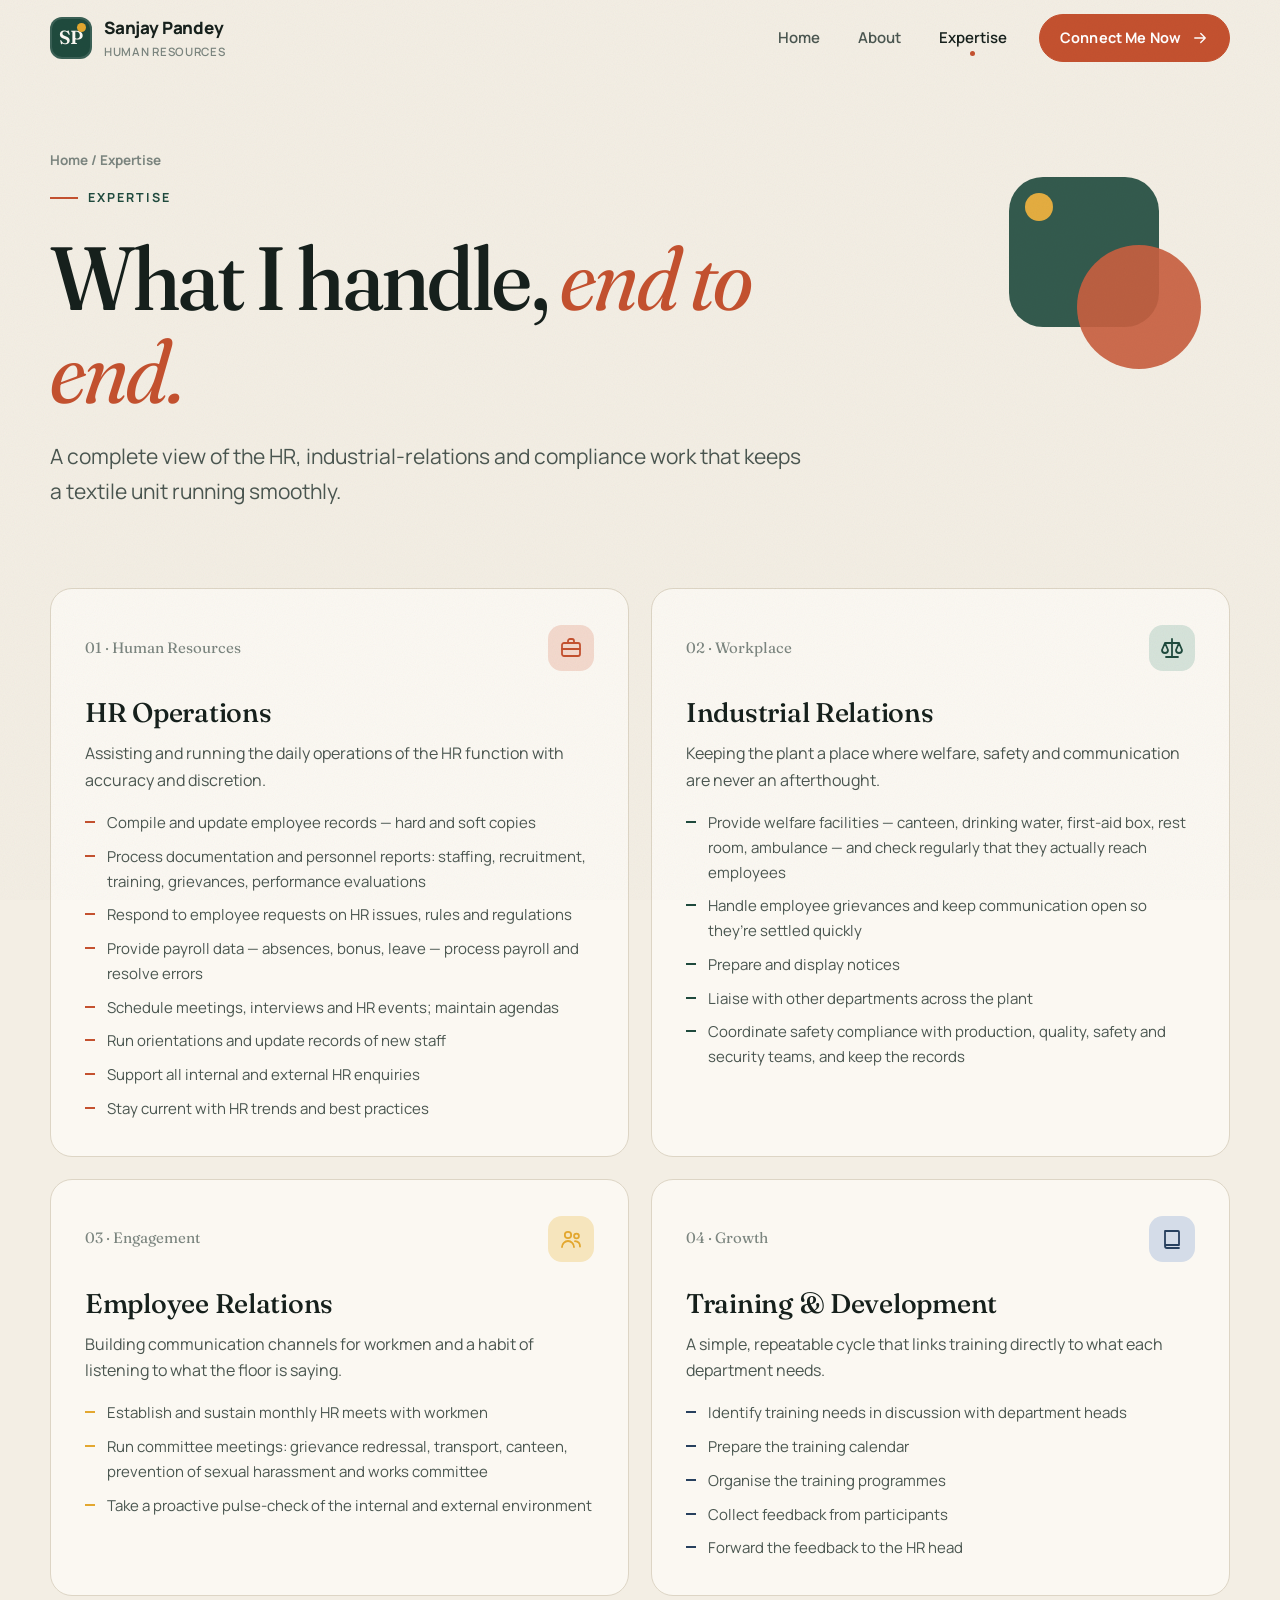
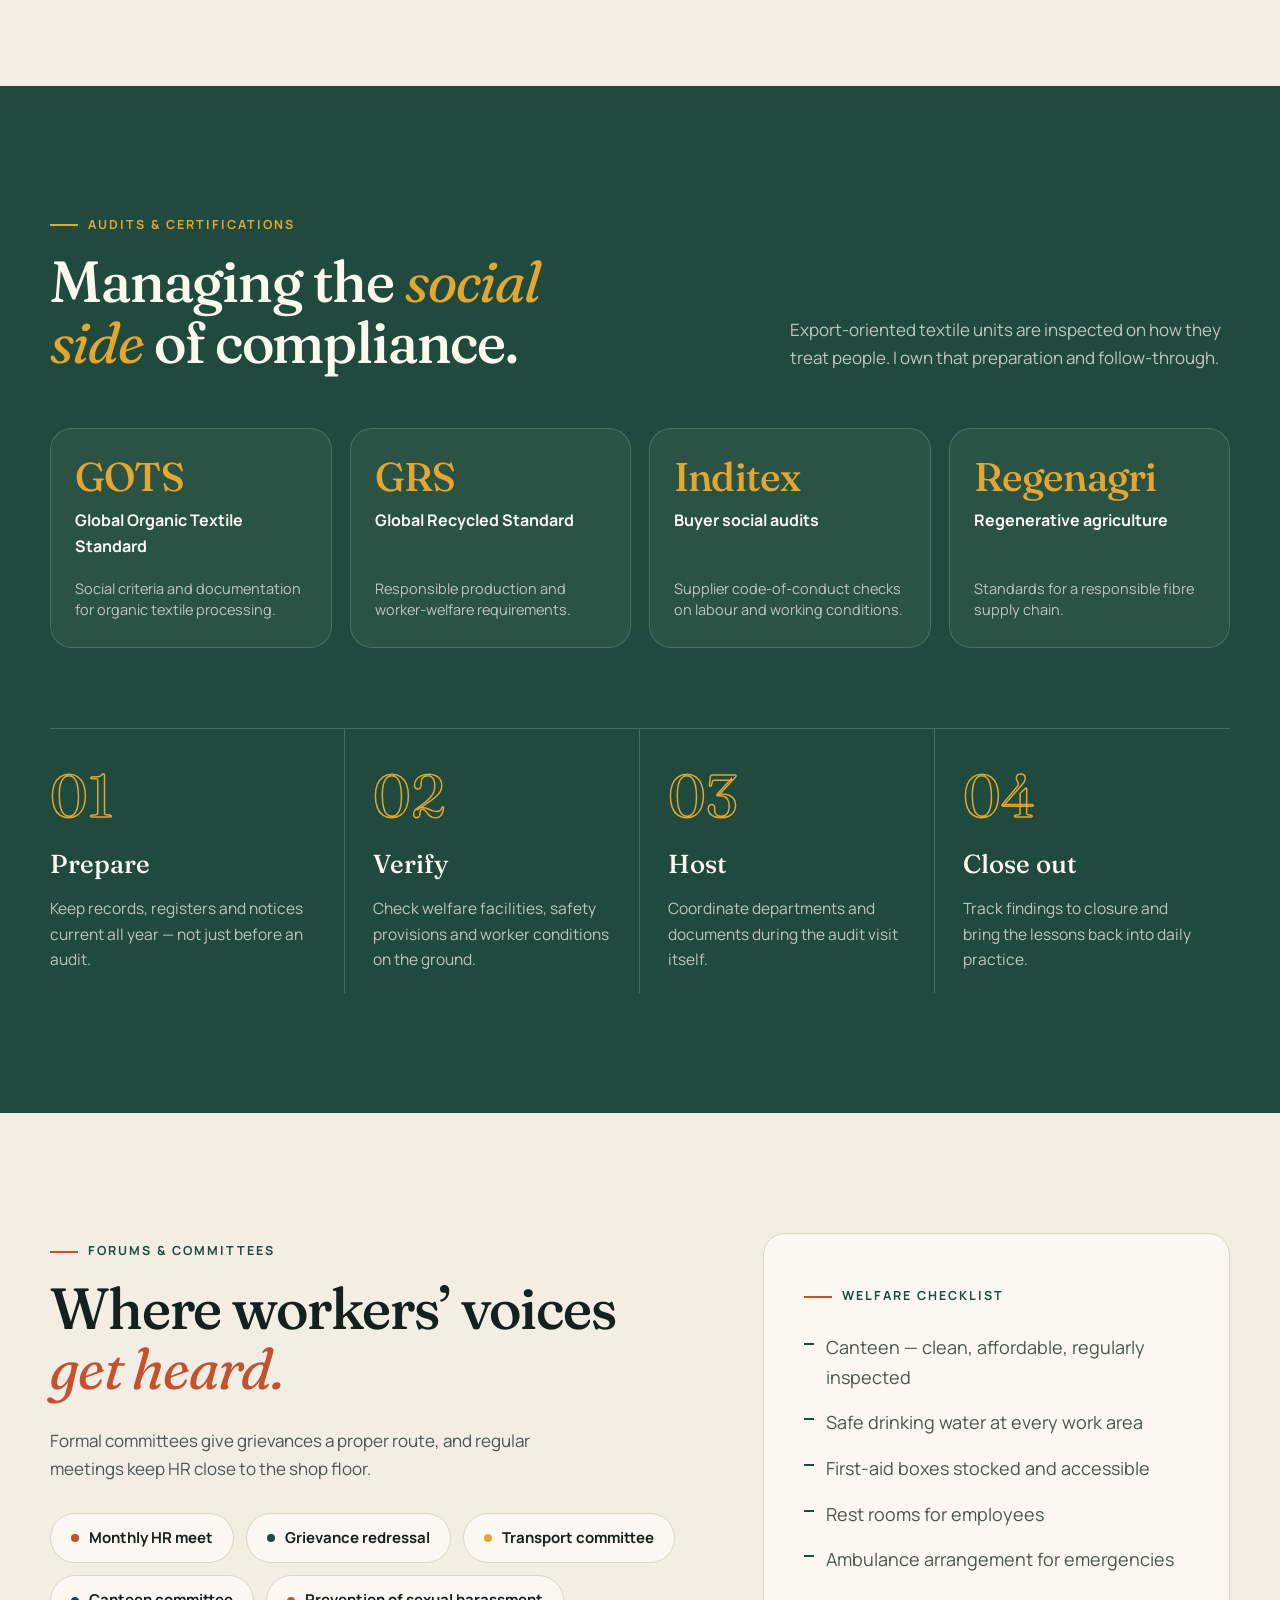
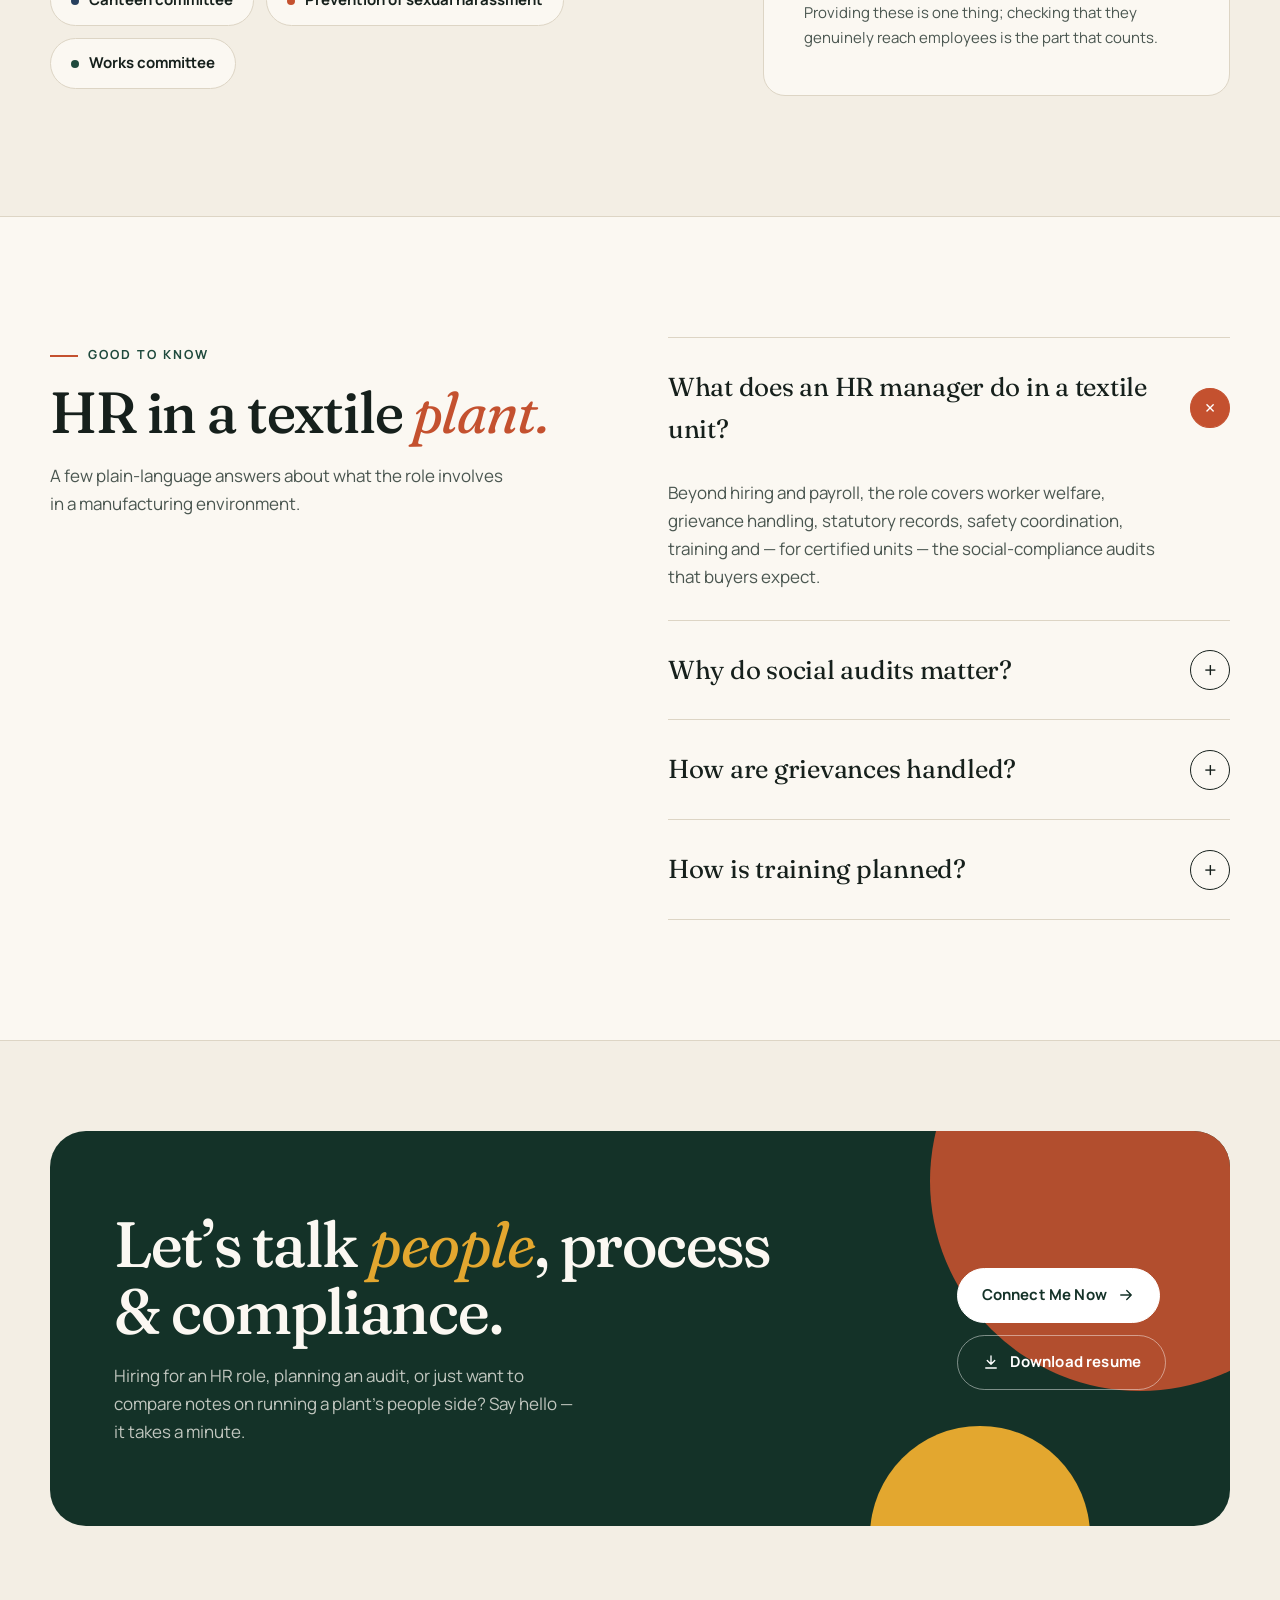
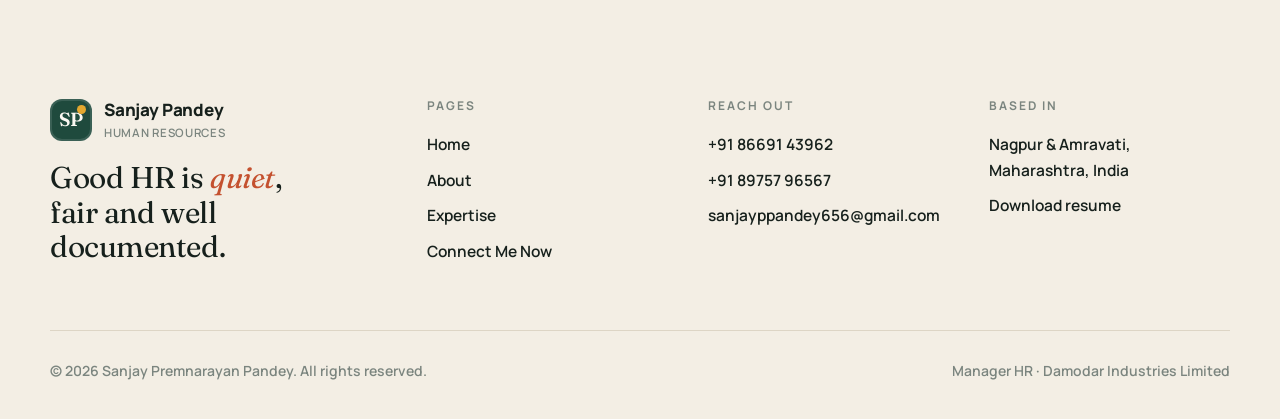
<file: expertise.html>
<!DOCTYPE html>
<html lang="en" class="no-js">
<head>
<meta charset="utf-8">
<meta name="viewport" content="width=device-width, initial-scale=1">
<title>Expertise — Sanjay Pandey | HR, IR, Training & Compliance</title>
<meta name="description" content="HR operations, industrial relations, employee relations, training and social-compliance audits — the complete scope of Sanjay Pandey's work.">
<meta name="theme-color" content="#f3eee4">
<meta property="og:title" content="Expertise — Sanjay Pandey | HR, IR, Training & Compliance">
<meta property="og:description" content="HR operations, industrial relations, employee relations, training and social-compliance audits — the complete scope of Sanjay Pandey's work.">
<meta property="og:image" content="assets/sanjay.jpg">
<link rel="icon" href="data:image/svg+xml,%3Csvg xmlns='http://www.w3.org/2000/svg' viewBox='0 0 64 64'%3E%3Crect width='64' height='64' rx='16' fill='%231f4a3d'/%3E%3Ctext x='32' y='43' font-family='Georgia,serif' font-size='30' text-anchor='middle' fill='%23fbf8f2'%3ESP%3C/text%3E%3Ccircle cx='50' cy='14' r='5' fill='%23e3a72f'/%3E%3C/svg%3E">
<link rel="preconnect" href="https://fonts.googleapis.com">
<link rel="preconnect" href="https://fonts.gstatic.com" crossorigin>
<link href="https://fonts.googleapis.com/css2?family=Fraunces:ital,opsz,wght@0,9..144,300..700;1,9..144,300..700&family=Manrope:wght@400;500;600;700;800&display=swap" rel="stylesheet">
<link rel="stylesheet" href="css/style.css">
</head>
<body data-page="expertise">
<svg width="0" height="0" style="position:absolute" aria-hidden="true">
<symbol id="i-brief" viewBox="0 0 24 24"><rect x="3" y="7" width="18" height="13" rx="2"/><path d="M9 7V5a2 2 0 012-2h2a2 2 0 012 2v2M3 13h18"/></symbol>
<symbol id="i-scale" viewBox="0 0 24 24"><path d="M12 3v18M6 21h12M5 7h14M5 7l-3 7a3 3 0 006 0zM19 7l-3 7a3 3 0 006 0z"/></symbol>
<symbol id="i-people" viewBox="0 0 24 24"><circle cx="9" cy="8" r="3.2"/><path d="M3 20c0-3.3 2.7-6 6-6s6 2.7 6 6"/><circle cx="17.5" cy="9" r="2.4"/><path d="M16 14.2c3 .2 5 2.3 5 5.3"/></symbol>
<symbol id="i-book" viewBox="0 0 24 24"><path d="M5 4h13a1 1 0 011 1v13H6a1 1 0 00-1 1zM5 19a2 2 0 002 2h12"/></symbol>
<symbol id="i-shield" viewBox="0 0 24 24"><path d="M12 3l8 3v6c0 5-3.5 8-8 9-4.5-1-8-4-8-9V6z"/><path d="M8.5 12l2.5 2.5 4.5-5"/></symbol>
<symbol id="i-phone" viewBox="0 0 24 24"><path d="M5 4h4l2 5-2.5 1.5a11 11 0 005 5L15 13l5 2v4a2 2 0 01-2 2A16 16 0 013 6a2 2 0 012-2z"/></symbol>
<symbol id="i-mail" viewBox="0 0 24 24"><rect x="3" y="5" width="18" height="14" rx="2"/><path d="M3 7l9 6 9-6"/></symbol>
<symbol id="i-wa" viewBox="0 0 24 24"><path d="M3 21l1.6-4.8A9 9 0 1112 21a9 9 0 01-4.4-1.2z"/><path d="M9 8.5c0 3.2 2.3 6 6 6.5l1.2-1.4-2.2-1.1-.9.8a4.3 4.3 0 01-2-2l.8-.9L10.8 8z"/></symbol>
<symbol id="i-pin" viewBox="0 0 24 24"><path d="M12 21s-7-6-7-11a7 7 0 0114 0c0 5-7 11-7 11z"/><circle cx="12" cy="10" r="2.5"/></symbol>
<symbol id="i-arrow" viewBox="0 0 24 24"><path d="M5 12h14M13 6l6 6-6 6"/></symbol>
<symbol id="i-down" viewBox="0 0 24 24"><path d="M12 4v11M7 10l5 5 5-5M5 20h14"/></symbol>
<symbol id="i-user" viewBox="0 0 24 24"><circle cx="12" cy="8" r="4"/><path d="M4 21c0-4.4 3.6-8 8-8s8 3.6 8 8"/></symbol>
<symbol id="i-check" viewBox="0 0 24 24"><path d="M5 12.5l4.5 4.5L19 7"/></symbol>
</svg>
<a class="skip" href="#main">Skip to content</a>
<header class="nav">
  <div class="wrap">
    <a class="brand" href="index.html" aria-label="Sanjay Pandey — home">
      <span class="mark">SP</span>
      <span>Sanjay Pandey<small>Human Resources</small></span>
    </a>
    <nav class="links" id="menu" aria-label="Main">
      <a href="index.html" data-nav="home">Home</a>
      <a href="about.html" data-nav="about">About</a>
      <a href="expertise.html" data-nav="expertise">Expertise</a>
      <a class="btn terra" href="connect.html">Connect Me Now <svg class="ico" aria-hidden="true"><use href="#i-arrow"/></svg></a>
    </nav>
    <button class="burger" aria-label="Open menu" aria-expanded="false" aria-controls="menu"><span></span><span></span><span></span></button>
  </div>
</header>
<main id="main">

<section class="page-head">
  <div class="wrap">
    <div class="crumb reveal"><a href="index.html">Home</a> / Expertise</div>
    <span class="eyebrow reveal">Expertise</span>
    <h1 class="display reveal">What I handle, <em>end to end.</em></h1>
    <p class="lead big reveal">A complete view of the HR, industrial-relations and compliance work that keeps a textile unit running smoothly.</p>
    <svg class="deco" viewBox="0 0 260 260" aria-hidden="true"><rect x="40" y="40" width="150" height="150" rx="34" fill="#1f4a3d"/><circle cx="170" cy="170" r="62" fill="#c4512f" opacity=".92"/><circle cx="70" cy="70" r="14" fill="#e3a72f"/></svg>
  </div>
</section>

<section class="sec tight" style="padding-top:10px">
  <div class="wrap">
    <div class="cards">
      <article class="card c1 reveal">
        <div class="n"><span>01 &middot; Human Resources</span><i><svg class="ico" aria-hidden="true"><use href="#i-brief"/></svg></i></div>
        <h3>HR Operations</h3>
        <p>Assisting and running the daily operations of the HR function with accuracy and discretion.</p>
        <ul>
          <li>Compile and update employee records &mdash; hard and soft copies</li>
          <li>Process documentation and personnel reports: staffing, recruitment, training, grievances, performance evaluations</li>
          <li>Respond to employee requests on HR issues, rules and regulations</li>
          <li>Provide payroll data &mdash; absences, bonus, leave &mdash; process payroll and resolve errors</li>
          <li>Schedule meetings, interviews and HR events; maintain agendas</li>
          <li>Run orientations and update records of new staff</li>
          <li>Support all internal and external HR enquiries</li>
          <li>Stay current with HR trends and best practices</li>
        </ul>
      </article>
      <article class="card c2 reveal" style="--d:.08s">
        <div class="n"><span>02 &middot; Workplace</span><i><svg class="ico" aria-hidden="true"><use href="#i-scale"/></svg></i></div>
        <h3>Industrial Relations</h3>
        <p>Keeping the plant a place where welfare, safety and communication are never an afterthought.</p>
        <ul>
          <li>Provide welfare facilities &mdash; canteen, drinking water, first-aid box, rest room, ambulance &mdash; and check regularly that they actually reach employees</li>
          <li>Handle employee grievances and keep communication open so they&rsquo;re settled quickly</li>
          <li>Prepare and display notices</li>
          <li>Liaise with other departments across the plant</li>
          <li>Coordinate safety compliance with production, quality, safety and security teams, and keep the records</li>
        </ul>
      </article>
      <article class="card c3 reveal">
        <div class="n"><span>03 &middot; Engagement</span><i><svg class="ico" aria-hidden="true"><use href="#i-people"/></svg></i></div>
        <h3>Employee Relations</h3>
        <p>Building communication channels for workmen and a habit of listening to what the floor is saying.</p>
        <ul>
          <li>Establish and sustain monthly HR meets with workmen</li>
          <li>Run committee meetings: grievance redressal, transport, canteen, prevention of sexual harassment and works committee</li>
          <li>Take a proactive pulse-check of the internal and external environment</li>
        </ul>
      </article>
      <article class="card c4 reveal" style="--d:.08s">
        <div class="n"><span>04 &middot; Growth</span><i><svg class="ico" aria-hidden="true"><use href="#i-book"/></svg></i></div>
        <h3>Training &amp; Development</h3>
        <p>A simple, repeatable cycle that links training directly to what each department needs.</p>
        <ul>
          <li>Identify training needs in discussion with department heads</li>
          <li>Prepare the training calendar</li>
          <li>Organise the training programmes</li>
          <li>Collect feedback from participants</li>
          <li>Forward the feedback to the HR head</li>
        </ul>
      </article>
    </div>
  </div>
</section>

<section class="sec dark">
  <div class="wrap">
    <div class="sec-head reveal">
      <div><span class="eyebrow">Audits &amp; certifications</span><h2 class="display">Managing the <em>social side</em> of compliance.</h2></div>
      <p>Export-oriented textile units are inspected on how they treat people. I own that preparation and follow-through.</p>
    </div>
    <div class="audits">
      <div class="audit reveal"><div><b>GOTS</b><h4>Global Organic Textile Standard</h4></div><p>Social criteria and documentation for organic textile processing.</p></div>
      <div class="audit reveal" style="--d:.07s"><div><b>GRS</b><h4>Global Recycled Standard</h4></div><p>Responsible production and worker-welfare requirements.</p></div>
      <div class="audit reveal" style="--d:.14s"><div><b>Inditex</b><h4>Buyer social audits</h4></div><p>Supplier code-of-conduct checks on labour and working conditions.</p></div>
      <div class="audit reveal" style="--d:.21s"><div><b>Regenagri</b><h4>Regenerative agriculture</h4></div><p>Standards for a responsible fibre supply chain.</p></div>
    </div>
    <div class="steps reveal" style="margin-top:80px;border-color:rgba(255,255,255,.18)">
      <div class="step" style="border-color:rgba(255,255,255,.18)"><div class="no" style="-webkit-text-stroke-color:var(--saffron)">01</div><h3>Prepare</h3><p style="color:rgba(251,248,242,.72)">Keep records, registers and notices current all year &mdash; not just before an audit.</p></div>
      <div class="step" style="border-color:rgba(255,255,255,.18)"><div class="no" style="-webkit-text-stroke-color:var(--saffron)">02</div><h3>Verify</h3><p style="color:rgba(251,248,242,.72)">Check welfare facilities, safety provisions and worker conditions on the ground.</p></div>
      <div class="step" style="border-color:rgba(255,255,255,.18)"><div class="no" style="-webkit-text-stroke-color:var(--saffron)">03</div><h3>Host</h3><p style="color:rgba(251,248,242,.72)">Coordinate departments and documents during the audit visit itself.</p></div>
      <div class="step" style="border-color:rgba(255,255,255,.18)"><div class="no" style="-webkit-text-stroke-color:var(--saffron)">04</div><h3>Close out</h3><p style="color:rgba(251,248,242,.72)">Track findings to closure and bring the lessons back into daily practice.</p></div>
    </div>
  </div>
</section>

<section class="sec">
  <div class="wrap split rev">
    <div class="reveal">
      <span class="eyebrow">Forums &amp; committees</span>
      <h2 class="display" style="font-size:clamp(34px,4.6vw,58px);margin:16px 0 28px">Where workers&rsquo; voices <em>get heard.</em></h2>
      <p class="muted" style="max-width:52ch;margin-bottom:30px">Formal committees give grievances a proper route, and regular meetings keep HR close to the shop floor.</p>
      <div class="chips">
        <span class="chip">Monthly HR meet</span><span class="chip" style="--d:var(--forest)">Grievance redressal</span><span class="chip" style="--d:var(--saffron)">Transport committee</span>
        <span class="chip" style="--d:var(--navy)">Canteen committee</span><span class="chip">Prevention of sexual harassment</span><span class="chip" style="--d:var(--forest)">Works committee</span>
      </div>
    </div>
    <div class="reveal" style="--d:.1s">
      <div class="card c2" style="padding:44px 40px">
        <span class="eyebrow">Welfare checklist</span>
        <ul style="margin-top:26px;display:grid;gap:16px">
          <li style="font-size:18px">Canteen &mdash; clean, affordable, regularly inspected</li>
          <li style="font-size:18px">Safe drinking water at every work area</li>
          <li style="font-size:18px">First-aid boxes stocked and accessible</li>
          <li style="font-size:18px">Rest rooms for employees</li>
          <li style="font-size:18px">Ambulance arrangement for emergencies</li>
        </ul>
        <p class="muted" style="margin-top:26px;font-size:15px">Providing these is one thing; checking that they genuinely reach employees is the part that counts.</p>
      </div>
    </div>
  </div>
</section>

<section class="sec paper">
  <div class="wrap two-col">
    <div class="reveal">
      <span class="eyebrow">Good to know</span>
      <h2 class="display" style="font-size:clamp(34px,4.6vw,58px);margin:16px 0 20px">HR in a textile <em>plant.</em></h2>
      <p class="muted" style="max-width:46ch">A few plain-language answers about what the role involves in a manufacturing environment.</p>
    </div>
    <div class="acc reveal" style="--d:.1s">
      <div class="acc-item open"><button class="acc-q" aria-expanded="true">What does an HR manager do in a textile unit?<i>+</i></button>
        <div class="acc-a"><div><p>Beyond hiring and payroll, the role covers worker welfare, grievance handling, statutory records, safety coordination, training and &mdash; for certified units &mdash; the social-compliance audits that buyers expect.</p></div></div></div>
      <div class="acc-item"><button class="acc-q" aria-expanded="false">Why do social audits matter?<i>+</i></button>
        <div class="acc-a"><div><p>Standards such as GOTS, GRS and buyer programmes like Inditex check how people are treated, not just how products are made. Good records and real welfare practices protect both workers and business relationships.</p></div></div></div>
      <div class="acc-item"><button class="acc-q" aria-expanded="false">How are grievances handled?<i>+</i></button>
        <div class="acc-a"><div><p>Through open communication, a grievance-redressal committee and regular HR meets with workmen &mdash; so issues are heard early, recorded properly and settled as quickly as possible.</p></div></div></div>
      <div class="acc-item"><button class="acc-q" aria-expanded="false">How is training planned?<i>+</i></button>
        <div class="acc-a"><div><p>It starts with a conversation with department heads about real needs, becomes a training calendar, is delivered as organised programmes, and ends with participant feedback that goes to the HR head.</p></div></div></div>
    </div>
  </div>
</section>

<section class="sec tight">
  <div class="wrap">
    <div class="cta-band reveal">
      <div>
        <h2 class="display">Let&rsquo;s talk <em>people</em>, process &amp; compliance.</h2>
        <p>Hiring for an HR role, planning an audit, or just want to compare notes on running a plant&rsquo;s people side? Say hello &mdash; it takes a minute.</p>
      </div>
      <div class="acts">
        <a class="btn light" href="connect.html">Connect Me Now <svg class="ico" aria-hidden="true"><use href="#i-arrow"/></svg></a>
        <a class="btn outline-light" href="assets/Sanjay_Pandey_Resume.pdf" download><svg class="ico" aria-hidden="true"><use href="#i-down"/></svg> Download resume</a>
      </div>
    </div>
  </div>
</section>
</main>
<footer class="foot">
  <div class="wrap">
    <div class="top">
      <div>
        <a class="brand" href="index.html"><span class="mark">SP</span><span>Sanjay Pandey<small>Human Resources</small></span></a>
        <p class="big">Good HR is <em>quiet</em>, fair and well documented.</p>
      </div>
      <div>
        <h5>Pages</h5>
        <ul>
          <li><a href="index.html">Home</a></li>
          <li><a href="about.html">About</a></li>
          <li><a href="expertise.html">Expertise</a></li>
          <li><a href="connect.html">Connect Me Now</a></li>
        </ul>
      </div>
      <div>
        <h5>Reach out</h5>
        <ul>
          <li><a href="tel:+918669143962">+91 86691 43962</a></li>
          <li><a href="tel:+918975796567">+91 89757 96567</a></li>
          <li><a href="mailto:sanjayppandey656@gmail.com">sanjayppandey656@gmail.com</a></li>
        </ul>
      </div>
      <div>
        <h5>Based in</h5>
        <ul>
          <li>Nagpur &amp; Amravati,<br>Maharashtra, India</li>
          <li><a href="assets/Sanjay_Pandey_Resume.pdf" download>Download resume</a></li>
        </ul>
      </div>
    </div>
    <div class="bottom">
      <span>&copy; <span data-year>2026</span> Sanjay Premnarayan Pandey. All rights reserved.</span>
      <span>Manager HR &middot; Damodar Industries Limited</span>
    </div>
  </div>
</footer>
<div class="toast" role="status" aria-live="polite"></div>
<script src="js/main.js"></script>
</body>
</html>
</file>
<file: css/style.css>
/* ==========================================================
   Sanjay Pandey — Portfolio
   Hand-written stylesheet. No frameworks.
   ========================================================== */

:root {
  --bg: #f3eee4;
  --paper: #fbf8f2;
  --paper-2: #efe8da;
  --ink: #16201c;
  --ink-2: #4a5650;
  --ink-3: #7b857f;
  --line: #ddd5c5;

  --forest: #1f4a3d;
  --forest-d: #143228;
  --terra: #c4512f;
  --terra-d: #a53f21;
  --saffron: #e3a72f;
  --sage: #8fae9a;
  --navy: #27405e;
  --blush: #ecd9c6;

  --serif: "Fraunces", Georgia, "Times New Roman", serif;
  --sans: "Manrope", system-ui, -apple-system, "Segoe UI", sans-serif;

  --radius: 22px;
  --radius-s: 14px;
  --shadow: 0 1px 0 rgba(22, 32, 28, 0.04), 0 18px 40px -22px rgba(22, 32, 28, 0.35);
  --shadow-l: 0 30px 60px -28px rgba(22, 32, 28, 0.45);
  --wrap: 1180px;
  --ease: cubic-bezier(0.2, 0.7, 0.2, 1);
}

*, *::before, *::after { box-sizing: border-box; }
html { scroll-behavior: smooth; -webkit-text-size-adjust: 100%; }
body {
  margin: 0;
  background: var(--bg);
  color: var(--ink);
  font-family: var(--sans);
  font-size: 17px;
  line-height: 1.65;
  -webkit-font-smoothing: antialiased;
  overflow-x: hidden;
}
img { max-width: 100%; display: block; }
a { color: inherit; text-decoration: none; }
ul { margin: 0; padding: 0; list-style: none; }
h1, h2, h3, h4, p { margin: 0; }
button, input, textarea { font: inherit; color: inherit; }

/* paper grain over everything */
body::before {
  content: "";
  position: fixed; inset: 0; z-index: 100; pointer-events: none;
  opacity: 0.06; mix-blend-mode: multiply;
  background-image: url("data:image/svg+xml;utf8,<svg xmlns='http://www.w3.org/2000/svg' width='160' height='160'><filter id='n'><feTurbulence type='fractalNoise' baseFrequency='.9' numOctaves='2' stitchTiles='stitch'/></filter><rect width='100%' height='100%' filter='url(%23n)'/></svg>");
}

.wrap { width: min(var(--wrap), calc(100% - 48px)); margin-inline: auto; }
.skip { position: absolute; left: -999px; }
.skip:focus { left: 16px; top: 16px; background: var(--ink); color: #fff; padding: 8px 14px; border-radius: 8px; z-index: 200; }

/* ---------- type ---------- */
.display {
  font-family: var(--serif);
  font-weight: 500;
  letter-spacing: -0.02em;
  line-height: 1.04;
  font-variation-settings: "SOFT" 40, "WONK" 0;
}
.display em { font-style: italic; color: var(--terra); font-weight: 400; }
.eyebrow {
  display: inline-flex; align-items: center; gap: 10px;
  font-size: 12.5px; font-weight: 700; letter-spacing: 0.16em; text-transform: uppercase;
  color: var(--forest);
}
.eyebrow::before { content: ""; width: 28px; height: 2px; background: var(--terra); }
.lead { font-size: 19px; color: var(--ink-2); max-width: 58ch; }
.muted { color: var(--ink-2); }

/* ---------- buttons ---------- */
.btn {
  --b: var(--ink);
  display: inline-flex; align-items: center; gap: 10px;
  padding: 14px 24px; border-radius: 999px;
  font-weight: 700; font-size: 15px; letter-spacing: 0.01em;
  border: 1.5px solid var(--b); background: var(--b); color: #fff;
  cursor: pointer; transition: transform 0.35s var(--ease), background 0.25s, color 0.25s, box-shadow 0.35s;
}
.btn:hover { transform: translateY(-3px); box-shadow: 0 14px 24px -14px var(--b); }
.btn .arr { transition: transform 0.35s var(--ease); }
.btn:hover .arr { transform: translateX(4px); }
.btn.terra { --b: var(--terra); }
.btn.terra:hover { background: var(--terra-d); border-color: var(--terra-d); }
.btn.ghost { background: transparent; color: var(--ink); }
.btn.ghost:hover { background: var(--ink); color: #fff; }
.btn.light { --b: #fff; background: #fff; color: var(--forest-d); }
.btn.outline-light { background: transparent; color: #fff; border-color: rgba(255,255,255,.45); }
.btn.outline-light:hover { background: #fff; color: var(--forest-d); }

/* ---------- nav ---------- */
.nav {
  position: sticky; top: 0; z-index: 90;
  background: rgba(243, 238, 228, 0.82);
  backdrop-filter: blur(14px) saturate(1.2);
  -webkit-backdrop-filter: blur(14px) saturate(1.2);
  border-bottom: 1px solid transparent;
  transition: border-color 0.3s, box-shadow 0.3s;
}
.nav.scrolled { border-color: var(--line); box-shadow: 0 8px 24px -20px rgba(22,32,28,.5); }
.nav .wrap { display: flex; align-items: center; justify-content: space-between; height: 76px; }
.brand { display: flex; align-items: center; gap: 12px; font-weight: 800; letter-spacing: -0.01em; }
.brand .mark {
  width: 42px; height: 42px; border-radius: 12px; background: var(--forest); color: var(--paper);
  display: grid; place-items: center; font-family: var(--serif); font-size: 19px; font-weight: 600;
  box-shadow: inset 0 0 0 2px rgba(255,255,255,.12);
  position: relative; overflow: hidden;
}
.brand .mark::after {
  content: ""; position: absolute; width: 9px; height: 9px; border-radius: 50%;
  background: var(--saffron); right: 6px; top: 6px;
}
.brand small { display: block; font-size: 11.5px; font-weight: 600; letter-spacing: .06em; color: var(--ink-3); text-transform: uppercase; }
.links { display: flex; align-items: center; gap: 6px; }
.links a:not(.btn) {
  position: relative; padding: 8px 16px; font-weight: 600; font-size: 15px; color: var(--ink-2);
  border-radius: 999px; transition: color .2s, background .2s;
}
.links a:not(.btn):hover { color: var(--ink); background: rgba(22,32,28,.06); }
.links a.active { color: var(--ink); }
.links a.active::after {
  content: ""; position: absolute; left: 50%; bottom: 2px; width: 5px; height: 5px; margin-left: -2.5px;
  border-radius: 50%; background: var(--terra);
}
.links .btn { padding: 11px 20px; margin-left: 10px; font-size: 14.5px; }
.burger { display: none; width: 44px; height: 44px; border-radius: 12px; border: 1.5px solid var(--line); background: var(--paper); cursor: pointer; padding: 0; }
.burger span { display: block; width: 18px; height: 2px; background: var(--ink); margin: 4px auto; transition: transform .3s var(--ease), opacity .2s; }
.burger.open span:nth-child(1) { transform: translateY(6px) rotate(45deg); }
.burger.open span:nth-child(2) { opacity: 0; }
.burger.open span:nth-child(3) { transform: translateY(-6px) rotate(-45deg); }

/* ---------- hero ---------- */
.hero { position: relative; padding: 64px 0 88px; overflow-x: clip; }
.hero .grid { display: grid; grid-template-columns: 1.1fr 0.9fr; gap: 56px; align-items: center; }
.status {
  display: inline-flex; align-items: center; gap: 10px; padding: 8px 16px 8px 12px;
  border: 1.5px solid var(--line); border-radius: 999px; background: var(--paper);
  font-size: 13.5px; font-weight: 700; color: var(--forest);
}
.dot { width: 9px; height: 9px; border-radius: 50%; background: #2f9e68; position: relative; }
.dot::after { content: ""; position: absolute; inset: -5px; border-radius: 50%; border: 2px solid #2f9e68; opacity: 0; animation: ping 2s infinite; }
@keyframes ping { 0% { transform: scale(.4); opacity: .8; } 100% { transform: scale(1.4); opacity: 0; } }
.hero h1 { font-size: clamp(44px, 6.4vw, 86px); margin: 26px 0 24px; }
.hero h1 .u { position: relative; white-space: nowrap; }
.hero h1 .u::after {
  content: ""; position: absolute; left: -2%; right: -2%; bottom: 0.04em; height: 0.16em; z-index: -1;
  background: var(--saffron); opacity: .75; transform-origin: left; transform: scaleX(0);
  animation: grow 1s .7s var(--ease) forwards; border-radius: 4px;
}
@keyframes grow { to { transform: scaleX(1); } }
.hero .cta { display: flex; flex-wrap: wrap; gap: 14px; margin-top: 34px; }
.hero .meta { display: flex; gap: 28px; margin-top: 44px; padding-top: 26px; border-top: 1px solid var(--line); flex-wrap: wrap; }
.hero .meta div { font-size: 13px; color: var(--ink-3); font-weight: 600; }
.hero .meta b { display: block; font-size: 16px; color: var(--ink); font-weight: 700; margin-top: 2px; }

/* photo composition */
.portrait { position: relative; width: min(100%, 440px); margin-inline: auto; padding: 0 0 26px 26px; }
.portrait .frame {
  position: relative; aspect-ratio: 4 / 5; border-radius: 220px 220px 28px 28px; overflow: hidden;
  background: var(--forest); box-shadow: var(--shadow-l); isolation: isolate;
  transform-style: preserve-3d; transition: transform .25s ease-out;
}
.portrait .frame img { width: 100%; height: 100%; object-fit: cover; object-position: 50% 6%; transform: scale(1.04); transition: transform 1.2s var(--ease); }
.portrait:hover .frame img { transform: scale(1.1); }
.portrait .frame::after { /* soft colour grade + shine */
  content: ""; position: absolute; inset: 0; z-index: 2; pointer-events: none;
  background: linear-gradient(115deg, transparent 35%, rgba(255,255,255,.28) 50%, transparent 65%) no-repeat;
  background-size: 250% 100%; background-position: 160% 0; transition: background-position 1.1s var(--ease);
  box-shadow: inset 0 0 0 1px rgba(255,255,255,.25);
}
.portrait:hover .frame::after { background-position: -60% 0; }
.portrait .block { position: absolute; left: 0; bottom: 0; width: 82%; height: 84%; border-radius: 200px 200px 28px 28px; background: var(--terra); z-index: -1; }
.portrait .ring { position: absolute; width: 86px; height: 86px; border-radius: 50%; right: -14px; top: 34px; border: 2px dashed var(--forest); opacity: .55; animation: spin 24s linear infinite; }
.portrait .ring::after { content: ""; position: absolute; width: 12px; height: 12px; border-radius: 50%; background: var(--saffron); left: 50%; top: -7px; margin-left: -6px; }
@keyframes spin { to { transform: rotate(360deg); } }
.float-card {
  position: absolute; background: var(--paper); border-radius: 16px; padding: 12px 16px; box-shadow: var(--shadow-l);
  border: 1px solid var(--line); display: flex; align-items: center; gap: 12px; animation: bob 6s ease-in-out infinite; z-index: 3;
}
.float-card .ic { width: 38px; height: 38px; border-radius: 11px; display: grid; place-items: center; background: var(--blush); font-size: 18px; }
.float-card b { display: block; font-size: 15px; line-height: 1.2; }
.float-card span { font-size: 12.5px; color: var(--ink-3); font-weight: 600; }
.float-card.a { left: -8px; top: 38%; }
.float-card.b { right: -18px; bottom: 56px; animation-delay: -3s; }
@keyframes bob { 0%,100% { transform: translateY(0); } 50% { transform: translateY(-9px); } }
.spin-badge { position: absolute; right: -6px; top: -18px; width: 120px; height: 120px; z-index: 4; }
.spin-badge svg { width: 100%; height: 100%; animation: spin 18s linear infinite; }
.spin-badge text { font-size: 9.4px; font-weight: 800; letter-spacing: 1px; fill: var(--forest); text-transform: uppercase; }
.spin-badge .core { position: absolute; inset: 30px; border-radius: 50%; background: var(--saffron); display: grid; place-items: center; font-family: var(--serif); font-size: 26px; color: var(--forest-d); box-shadow: 0 8px 20px -10px rgba(0,0,0,.5); }

/* ---------- marquee ---------- */
.marquee { background: var(--forest); color: var(--paper); overflow: hidden; border-block: 1px solid var(--forest-d); transform: rotate(-1.2deg); margin: 0 -2%; }
.marquee .track { display: flex; width: max-content; animation: slide 38s linear infinite; }
.marquee span { padding: 18px 28px; font-family: var(--serif); font-size: 24px; font-style: italic; white-space: nowrap; display: inline-flex; align-items: center; gap: 28px; }
.marquee span::after { content: "✦"; font-style: normal; font-size: 14px; color: var(--saffron); }
@keyframes slide { to { transform: translateX(-50%); } }
.marquee-wrap { padding: 20px 0 10px; overflow: hidden; }

/* ---------- sections ---------- */
section { position: relative; }
.sec { padding: 120px 0; }
.sec.tight { padding: 90px 0; }
.sec-head { display: flex; justify-content: space-between; align-items: end; gap: 40px; margin-bottom: 56px; flex-wrap: wrap; }
.sec-head h2 { font-size: clamp(34px, 4.6vw, 58px); margin-top: 16px; max-width: 16ch; }
.sec-head p { max-width: 44ch; color: var(--ink-2); }
.sec.dark { background: var(--forest); color: var(--paper); }
.sec.dark .eyebrow { color: var(--saffron); }
.sec.dark .eyebrow::before { background: var(--saffron); }
.sec.dark .display em { color: var(--saffron); }
.sec.dark .muted, .sec.dark .sec-head p { color: rgba(251, 248, 242, 0.72); }
.sec.paper { background: var(--paper); border-block: 1px solid var(--line); }

/* stats */
.stats { display: grid; grid-template-columns: repeat(4, 1fr); border-block: 1px solid var(--line); }
.stat { padding: 40px 28px; border-right: 1px solid var(--line); position: relative; }
.stat:last-child { border-right: 0; }
.stat .num { font-family: var(--serif); font-size: clamp(46px, 5vw, 70px); line-height: 1; letter-spacing: -0.03em; }
.stat .num sup { font-size: .5em; color: var(--terra); margin-left: 2px; vertical-align: top; position: relative; top: .1em; }
.stat p { margin-top: 12px; font-weight: 600; color: var(--ink-2); font-size: 15px; max-width: 20ch; }

/* about split */
.split { display: grid; grid-template-columns: 0.85fr 1.15fr; gap: 80px; align-items: start; }
.split.rev { grid-template-columns: 1.15fr 0.85fr; }
.sticky { position: sticky; top: 110px; }
.snap-photo { position: relative; border-radius: var(--radius); overflow: hidden; box-shadow: var(--shadow-l); aspect-ratio: 3/4; background: var(--forest); }
.snap-photo img { width: 100%; height: 100%; object-fit: cover; transition: transform 1.4s var(--ease); }
.snap-photo:hover img { transform: scale(1.05); }
.snap-photo .tag {
  position: absolute; left: 16px; bottom: 16px; right: 16px; background: rgba(251,248,242,.92); backdrop-filter: blur(8px);
  border-radius: 14px; padding: 14px 18px; display: flex; justify-content: space-between; align-items: center; gap: 12px;
}
.snap-photo .tag b { font-family: var(--serif); font-size: 20px; font-weight: 500; line-height: 1.1; }
.snap-photo .tag span { font-size: 12.5px; color: var(--ink-3); font-weight: 600; display: block; }
.snap-photo .tag i { width: 40px; height: 40px; border-radius: 50%; background: var(--terra); color: #fff; display: grid; place-items: center; font-style: normal; flex: none; }
.prose p { margin-bottom: 20px; color: var(--ink-2); }
.prose p:first-child { font-size: 21px; color: var(--ink); line-height: 1.55; }
.prose strong { color: var(--ink); }
.hl { background: linear-gradient(transparent 62%, rgba(227,167,47,.55) 62%); padding: 0 2px; }

/* pillars */
.cards { display: grid; grid-template-columns: repeat(2, 1fr); gap: 22px; }
.cards.three { grid-template-columns: repeat(3, 1fr); }
.card {
  position: relative; background: var(--paper); border: 1px solid var(--line); border-radius: var(--radius);
  padding: 36px 34px 34px; overflow: hidden; transition: transform .45s var(--ease), box-shadow .45s, border-color .3s;
}
.card::before { content: ""; position: absolute; left: 0; top: 0; width: 100%; height: 4px; background: var(--c, var(--terra)); transform: scaleX(0); transform-origin: left; transition: transform .6s var(--ease); }
.card:hover { transform: translateY(-8px); box-shadow: var(--shadow-l); border-color: transparent; }
.card:hover::before { transform: scaleX(1); }
.card .n { font-family: var(--serif); font-size: 15px; color: var(--ink-3); display: flex; justify-content: space-between; align-items: center; }
.card .n i { font-style: normal; width: 46px; height: 46px; border-radius: 14px; display: grid; place-items: center; background: var(--tint, var(--blush)); font-size: 21px; transition: transform .5s var(--ease); }
.card:hover .n i { transform: rotate(-8deg) scale(1.1); }
.card h3 { font-family: var(--serif); font-weight: 500; font-size: 27px; line-height: 1.15; letter-spacing: -0.01em; margin: 26px 0 12px; }
.card p { color: var(--ink-2); font-size: 16px; }
.card ul { margin-top: 18px; display: grid; gap: 9px; }
.card li { font-size: 15px; color: var(--ink-2); padding-left: 22px; position: relative; }
.card li::before { content: ""; position: absolute; left: 0; top: 10px; width: 10px; height: 2px; background: var(--c, var(--terra)); }
.c1 { --c: var(--terra); --tint: #f3d9cd; }
.c2 { --c: var(--forest); --tint: #d6e3da; }
.c3 { --c: var(--saffron); --tint: #f6e5bd; }
.c4 { --c: var(--navy); --tint: #d4dce8; }

/* chips */
.chips { display: flex; flex-wrap: wrap; gap: 12px; }
.chip {
  padding: 12px 20px; border-radius: 999px; border: 1.5px solid var(--line); background: var(--paper);
  font-weight: 700; font-size: 15px; display: inline-flex; align-items: center; gap: 10px; transition: transform .3s var(--ease), background .25s, color .25s, border-color .25s;
}
.chip::before { content: ""; width: 8px; height: 8px; border-radius: 50%; background: var(--d, var(--terra)); }
.chip:hover { transform: translateY(-3px) rotate(-1.5deg); background: var(--ink); color: #fff; border-color: var(--ink); }
.sec.dark .chip { background: rgba(255,255,255,.06); border-color: rgba(255,255,255,.18); color: var(--paper); }
.sec.dark .chip:hover { background: var(--saffron); color: var(--forest-d); border-color: var(--saffron); }

/* audit tiles */
.audits { display: grid; grid-template-columns: repeat(4, 1fr); gap: 18px; }
.audit {
  border-radius: var(--radius); padding: 28px 24px 26px; border: 1px solid rgba(255,255,255,.16); background: rgba(255,255,255,.05);
  transition: transform .4s var(--ease), background .3s; min-height: 220px; display: flex; flex-direction: column; justify-content: space-between;
}
.audit:hover { transform: translateY(-8px); background: rgba(255,255,255,.1); }
.audit b { font-family: var(--serif); font-size: 40px; font-weight: 500; letter-spacing: -0.02em; line-height: 1; color: var(--saffron); }
.audit h4 { font-size: 16px; margin-top: 8px; font-weight: 700; }
.audit p { font-size: 14.5px; color: rgba(251,248,242,.7); margin-top: 8px; line-height: 1.5; }

/* timeline */
.timeline { position: relative; display: grid; gap: 0; }
.timeline::before { content: ""; position: absolute; left: 11px; top: 10px; bottom: 10px; width: 2px; background: linear-gradient(var(--terra), var(--saffron), var(--forest)); opacity: .5; }
.tl { position: relative; padding: 0 0 56px 56px; }
.tl:last-child { padding-bottom: 0; }
.tl::before { content: ""; position: absolute; left: 0; top: 8px; width: 24px; height: 24px; border-radius: 50%; background: var(--bg); border: 3px solid var(--terra); transition: background .3s, transform .3s var(--ease); }
.sec.paper .tl::before { background: var(--paper); }
.tl:hover::before { background: var(--terra); transform: scale(1.15); }
.tl .when { font-size: 13px; font-weight: 800; letter-spacing: .14em; text-transform: uppercase; color: var(--terra); }
.tl h3 { font-family: var(--serif); font-weight: 500; font-size: 30px; line-height: 1.15; margin: 8px 0 4px; letter-spacing: -0.01em; }
.tl .org { font-weight: 700; color: var(--forest); }
.tl .org span { color: var(--ink-3); font-weight: 600; }
.tl p { margin-top: 14px; color: var(--ink-2); max-width: 62ch; }
.tl ul { margin-top: 16px; display: grid; gap: 8px; max-width: 66ch; }
.tl li { position: relative; padding-left: 24px; color: var(--ink-2); font-size: 16px; }
.tl li::before { content: "→"; position: absolute; left: 0; color: var(--terra); font-weight: 800; }

/* steps */
.steps { display: grid; grid-template-columns: repeat(4, 1fr); gap: 0; border-top: 1px solid var(--line); }
.step { padding: 36px 28px 20px 0; border-right: 1px solid var(--line); padding-left: 28px; transition: background .3s; }
.step:first-child { padding-left: 0; }
.step:last-child { border-right: 0; }
.step .no { font-family: var(--serif); font-size: 60px; line-height: 1; color: transparent; -webkit-text-stroke: 1.5px var(--terra); transition: color .3s; }
.step:hover .no { color: var(--terra); }
.step h3 { font-family: var(--serif); font-weight: 500; font-size: 26px; margin: 18px 0 10px; }
.step p { color: var(--ink-2); font-size: 15.5px; }

/* quote */
.quote { font-family: var(--serif); font-size: clamp(28px, 3.6vw, 46px); line-height: 1.22; letter-spacing: -0.015em; font-weight: 400; max-width: 22ch; }
.quote::before { content: "“"; display: block; font-size: 1.8em; line-height: .6; color: var(--saffron); margin-bottom: 8px; }
.quote em { color: var(--saffron); }
.qwho { margin-top: 28px; display: flex; align-items: center; gap: 14px; font-weight: 700; }
.qwho img { width: 54px; height: 54px; border-radius: 50%; object-fit: cover; object-position: 50% 8%; border: 2px solid var(--saffron); }
.qwho span { display: block; font-size: 13px; opacity: .7; font-weight: 500; }

/* info grid (about) */
.facts { display: grid; grid-template-columns: repeat(2, 1fr); gap: 1px; background: var(--line); border: 1px solid var(--line); border-radius: var(--radius); overflow: hidden; }
.fact { background: var(--paper); padding: 24px 26px; }
.fact small { display: block; font-size: 12px; font-weight: 800; letter-spacing: .14em; text-transform: uppercase; color: var(--ink-3); margin-bottom: 6px; }
.fact b { font-size: 17.5px; font-weight: 700; }

/* skill meters */
.meters { display: grid; gap: 22px; }
.meter .row { display: flex; justify-content: space-between; font-weight: 700; font-size: 15px; margin-bottom: 9px; }
.meter .row span { color: var(--ink-3); font-weight: 600; }
.bar { height: 8px; border-radius: 99px; background: var(--paper-2); overflow: hidden; }
.bar i { display: block; height: 100%; width: 0; border-radius: 99px; background: var(--c, var(--terra)); transition: width 1.4s var(--ease); }
.reveal.in .bar i { width: var(--w); }

/* page header */
.page-head { padding: 72px 0 70px; position: relative; }
.page-head h1 { font-size: clamp(46px, 7vw, 96px); margin: 22px 0 22px; max-width: 14ch; }
.page-head .crumb { font-size: 13.5px; font-weight: 700; color: var(--ink-3); margin-bottom: 8px; }
.page-head .crumb a:hover { color: var(--terra); }
.page-head .deco { position: absolute; right: 4%; top: 60px; width: 260px; height: 260px; pointer-events: none; opacity: .9; }

/* accordion */
.acc { border-top: 1px solid var(--line); }
.acc-item { border-bottom: 1px solid var(--line); }
.acc-q { width: 100%; text-align: left; background: none; border: 0; cursor: pointer; padding: 28px 0; display: flex; justify-content: space-between; align-items: center; gap: 24px; font-family: var(--serif); font-size: 26px; letter-spacing: -0.01em; }
.acc-q i { font-style: normal; width: 40px; height: 40px; border-radius: 50%; border: 1.5px solid var(--ink); display: grid; place-items: center; font-family: var(--sans); font-size: 22px; flex: none; transition: transform .4s var(--ease), background .25s, color .25s; }
.acc-item.open .acc-q i { transform: rotate(45deg); background: var(--terra); border-color: var(--terra); color: #fff; }
.acc-a { display: grid; grid-template-rows: 0fr; transition: grid-template-rows .5s var(--ease); }
.acc-item.open .acc-a { grid-template-rows: 1fr; }
.acc-a > div { overflow: hidden; }
.acc-a p { padding: 0 60px 28px 0; color: var(--ink-2); max-width: 70ch; }

/* CTA band */
.cta-band { background: var(--forest-d); color: var(--paper); border-radius: 36px; padding: 80px 64px; position: relative; overflow: hidden; display: grid; grid-template-columns: 1.3fr .7fr; gap: 40px; align-items: center; }
.cta-band::before { content: ""; position: absolute; width: 420px; height: 420px; border-radius: 50%; right: -120px; top: -160px; background: var(--terra); opacity: .9; }
.cta-band::after { content: ""; position: absolute; width: 220px; height: 220px; border-radius: 50%; right: 140px; bottom: -120px; background: var(--saffron); }
.cta-band h2 { font-size: clamp(36px, 5vw, 66px); position: relative; z-index: 1; }
.cta-band h2 em { color: var(--saffron); }
.cta-band p { margin-top: 18px; color: rgba(251,248,242,.75); max-width: 46ch; position: relative; z-index: 1; }
.cta-band .acts { display: flex; flex-direction: column; gap: 12px; align-items: flex-start; position: relative; z-index: 1; justify-self: end; }

/* footer */
.foot { padding: 80px 0 36px; }
.foot .top { display: grid; grid-template-columns: 1.4fr 1fr 1fr 1fr; gap: 40px; padding-bottom: 56px; border-bottom: 1px solid var(--line); }
.foot h5 { margin: 0 0 16px; font-size: 12px; letter-spacing: .16em; text-transform: uppercase; color: var(--ink-3); }
.foot li { margin-bottom: 10px; font-weight: 600; font-size: 15.5px; }
.foot li a:hover { color: var(--terra); }
.foot .big { font-family: var(--serif); font-size: 30px; line-height: 1.15; letter-spacing: -0.015em; max-width: 14ch; margin-top: 18px; }
.foot .big em { color: var(--terra); }
.foot .bottom { display: flex; justify-content: space-between; gap: 20px; padding-top: 28px; font-size: 14px; color: var(--ink-3); font-weight: 600; flex-wrap: wrap; }

/* ---------- connect page ---------- */
.connect { padding: 56px 0 110px; }
.connect .grid { display: grid; grid-template-columns: 0.9fr 1.1fr; gap: 28px; align-items: stretch; }
.c-left { background: var(--forest); color: var(--paper); border-radius: 32px; padding: 44px; position: relative; overflow: hidden; display: flex; flex-direction: column; gap: 28px; }
.c-left::before { content: ""; position: absolute; width: 320px; height: 320px; border-radius: 50%; right: -130px; top: -130px; background: var(--terra); opacity: .85; }
.c-left > * { position: relative; z-index: 1; }
.c-id { display: flex; align-items: center; gap: 18px; }
.c-id img { width: 92px; height: 92px; border-radius: 50%; object-fit: cover; object-position: 50% 6%; border: 3px solid var(--saffron); box-shadow: 0 10px 24px -10px rgba(0,0,0,.6); }
.c-id h2 { font-family: var(--serif); font-weight: 500; font-size: 32px; line-height: 1.1; }
.c-id p { font-size: 14.5px; color: rgba(251,248,242,.75); margin-top: 4px; }
.c-left h1 { font-size: clamp(38px, 4.2vw, 56px); }
.c-left h1 em { color: var(--saffron); }
.c-list { display: grid; gap: 12px; margin-top: 6px; }
.c-item { display: flex; align-items: center; gap: 16px; padding: 16px 18px; border-radius: 18px; background: rgba(255,255,255,.07); border: 1px solid rgba(255,255,255,.12); transition: transform .35s var(--ease), background .25s; }
.c-item:hover { transform: translateX(6px); background: rgba(255,255,255,.14); }
.c-item .ic { width: 46px; height: 46px; border-radius: 14px; background: var(--saffron); color: var(--forest-d); display: grid; place-items: center; font-size: 20px; flex: none; }
.c-item small { display: block; font-size: 12px; letter-spacing: .12em; text-transform: uppercase; opacity: .65; font-weight: 700; }
.c-item b { font-size: 17.5px; font-weight: 700; word-break: break-word; }
.c-item .cp { margin-left: auto; font-size: 12.5px; font-weight: 800; padding: 6px 12px; border-radius: 99px; border: 1px solid rgba(255,255,255,.3); background: none; color: #fff; cursor: pointer; transition: background .2s, color .2s; flex: none; }
.c-item .cp:hover { background: #fff; color: var(--forest-d); }
.c-note { font-size: 14.5px; color: rgba(251,248,242,.7); display: flex; align-items: center; gap: 10px; margin-top: auto; }

.c-form { background: var(--paper); border: 1px solid var(--line); border-radius: 32px; padding: 44px; box-shadow: var(--shadow); }
.c-form h2 { font-family: var(--serif); font-size: 36px; font-weight: 500; letter-spacing: -0.015em; line-height: 1.1; }
.c-form > p { margin-top: 10px; color: var(--ink-2); }
.field { margin-top: 24px; }
.field label, .field .lbl { display: block; font-size: 12.5px; font-weight: 800; letter-spacing: .12em; text-transform: uppercase; color: var(--ink-2); margin-bottom: 10px; }
.field input[type="text"], .field input[type="email"], .field input[type="tel"], .field textarea {
  width: 100%; padding: 16px 18px; border-radius: 14px; border: 1.5px solid var(--line); background: var(--bg); outline: none; transition: border-color .25s, box-shadow .25s, background .25s;
}
.field textarea { min-height: 150px; resize: vertical; }
.field input:focus, .field textarea:focus { border-color: var(--forest); background: #fff; box-shadow: 0 0 0 4px rgba(31,74,61,.12); }
.two { display: grid; grid-template-columns: 1fr 1fr; gap: 18px; }
.opts { display: flex; flex-wrap: wrap; gap: 10px; }
.opt input { position: absolute; opacity: 0; pointer-events: none; }
.opt span { display: inline-block; padding: 11px 18px; border-radius: 99px; border: 1.5px solid var(--line); background: var(--bg); font-weight: 700; font-size: 14.5px; cursor: pointer; transition: all .25s var(--ease); }
.opt span:hover { transform: translateY(-2px); border-color: var(--ink); }
.opt input:checked + span { background: var(--forest); border-color: var(--forest); color: #fff; }
.opt input:focus-visible + span { outline: 3px solid var(--saffron); outline-offset: 2px; }
.send { display: flex; flex-wrap: wrap; gap: 12px; margin-top: 30px; }
.hint { margin-top: 16px; font-size: 13.5px; color: var(--ink-3); }
.err { color: var(--terra-d); font-size: 14px; font-weight: 700; margin-top: 10px; min-height: 20px; }

.toast { visibility: hidden; opacity: 0; position: fixed; left: 50%; bottom: 30px; transform: translate(-50%, 90px); background: var(--ink); color: #fff; padding: 14px 22px; border-radius: 99px; font-weight: 700; font-size: 14.5px; z-index: 150; transition: transform .45s var(--ease), opacity .3s, visibility .3s; }
.toast.show { transform: translate(-50%, 0); visibility: visible; opacity: 1; }

.reach { display: grid; grid-template-columns: repeat(3, 1fr); gap: 18px; margin-top: 28px; }
.reach .card { padding: 28px; }
.reach .card h3 { font-size: 22px; margin: 18px 0 8px; }

/* ---------- reveal ---------- */
.reveal { opacity: 0; transform: translateY(34px); transition: opacity .9s var(--ease), transform .9s var(--ease); transition-delay: var(--d, 0s); }
.reveal.in { opacity: 1; transform: none; }
.no-js .reveal { opacity: 1; transform: none; }

/* ---------- responsive ---------- */
@media (max-width: 1020px) {
  .hero .grid, .split, .split.rev, .connect .grid, .cta-band { grid-template-columns: 1fr; }
  .hero .grid { gap: 70px; }
  .split { gap: 48px; }
  .sticky { position: static; }
  .cards.three, .audits, .steps { grid-template-columns: repeat(2, 1fr); }
  .step { border-bottom: 1px solid var(--line); padding-left: 0; }
  .step:nth-child(2n) { border-right: 0; padding-left: 28px; }
  .stats { grid-template-columns: repeat(2, 1fr); }
  .stat:nth-child(2) { border-right: 0; }
  .stat:nth-child(-n+2) { border-bottom: 1px solid var(--line); }
  .foot .top { grid-template-columns: 1fr 1fr; }
  .cta-band .acts { justify-self: start; }
  .reach { grid-template-columns: 1fr; }
  .page-head .deco { display: none; }
}
@media (max-width: 820px) {
  .burger { display: block; }
  .links {
    position: fixed; inset: 76px 0 auto 0; flex-direction: column; align-items: stretch; background: var(--paper); padding: 16px 24px 28px;
    border-bottom: 1px solid var(--line); transform: translateY(-120%); transition: transform .5s var(--ease); z-index: -1; box-shadow: var(--shadow-l);
  }
  .links.open { transform: none; }
  .links a:not(.btn) { padding: 16px 10px; font-size: 18px; border-bottom: 1px solid var(--line); border-radius: 0; }
  .links a.active::after { display: none; }
  .links .btn { margin: 18px 0 0; justify-content: center; padding: 16px; }
  .sec { padding: 84px 0; }
  .cards, .cards.three { grid-template-columns: 1fr; }
  .cta-band { padding: 54px 30px; border-radius: 28px; }
  .c-left, .c-form { padding: 30px 24px; border-radius: 26px; }
  .two { grid-template-columns: 1fr; gap: 0; }
  .facts { grid-template-columns: 1fr; }
  .portrait { padding-left: 16px; }
  .float-card.a { left: -4px; }
  .float-card.b { right: -4px; }
  .spin-badge { width: 96px; height: 96px; right: 0; }
  .spin-badge .core { inset: 24px; font-size: 20px; }
  .hero { padding-top: 40px; }
  .acc-q { font-size: 21px; }
  .acc-a p { padding-right: 0; }
}
@media (max-width: 560px) {
  body { font-size: 16.5px; }
  .wrap { width: calc(100% - 36px); }
  .audits, .steps { grid-template-columns: 1fr; }
  .step, .step:nth-child(2n) { border-right: 0; padding-left: 0; }
  .stats { grid-template-columns: 1fr 1fr; }
  .stat { padding: 28px 16px; }
  .foot .top { grid-template-columns: 1fr; }
  .brand small { display: none; }
  .hero .meta { gap: 20px; }
  .tl { padding-left: 44px; }
  .c-item { flex-wrap: wrap; }
}
@media (prefers-reduced-motion: reduce) {
  *, *::before, *::after { animation: none !important; transition: none !important; }
  .reveal { opacity: 1; transform: none; }
}

/* ---------- icons ---------- */
.ico { width: 22px; height: 22px; stroke: currentColor; fill: none; stroke-width: 1.8; stroke-linecap: round; stroke-linejoin: round; flex: none; }
.card .n i .ico { color: var(--c, var(--forest)); width: 24px; height: 24px; }
.c-item .ic .ico { width: 22px; height: 22px; }
.btn .ico { width: 18px; height: 18px; }
.float-card .ic .ico { color: var(--forest); }
.hero h1 { position: relative; }
.lead.big { font-size: 21px; }
.two-col { display: grid; grid-template-columns: 1fr 1fr; gap: 56px; }
@media (max-width: 820px) { .two-col { grid-template-columns: 1fr; gap: 36px; } }
.center-note { text-align: center; max-width: 60ch; margin: 56px auto 0; color: var(--ink-2); }
.linkline { display: inline-flex; align-items: center; gap: 8px; font-weight: 800; border-bottom: 2px solid var(--terra); padding-bottom: 3px; margin-top: 8px; transition: gap .3s var(--ease), color .2s; }
.linkline:hover { gap: 14px; color: var(--terra); }
.sec.dark .tl::before { background: var(--forest); border-color: var(--saffron); }

/* ---------- fixes ---------- */
.spin-badge::before { content: ""; position: absolute; inset: 0; border-radius: 50%; background: var(--bg); box-shadow: 0 10px 26px -14px rgba(22,32,28,.55), inset 0 0 0 1px var(--line); }
.spin-badge svg, .spin-badge .core { z-index: 1; }
.spin-badge svg { position: relative; }
.field label.opt { display: inline-block; margin: 0; text-transform: none; letter-spacing: 0; font-size: inherit; color: inherit; font-weight: inherit; position: relative; }
.c-item > span:nth-child(2) { min-width: 0; }
.c-item b { font-size: 16px; }
</file>
